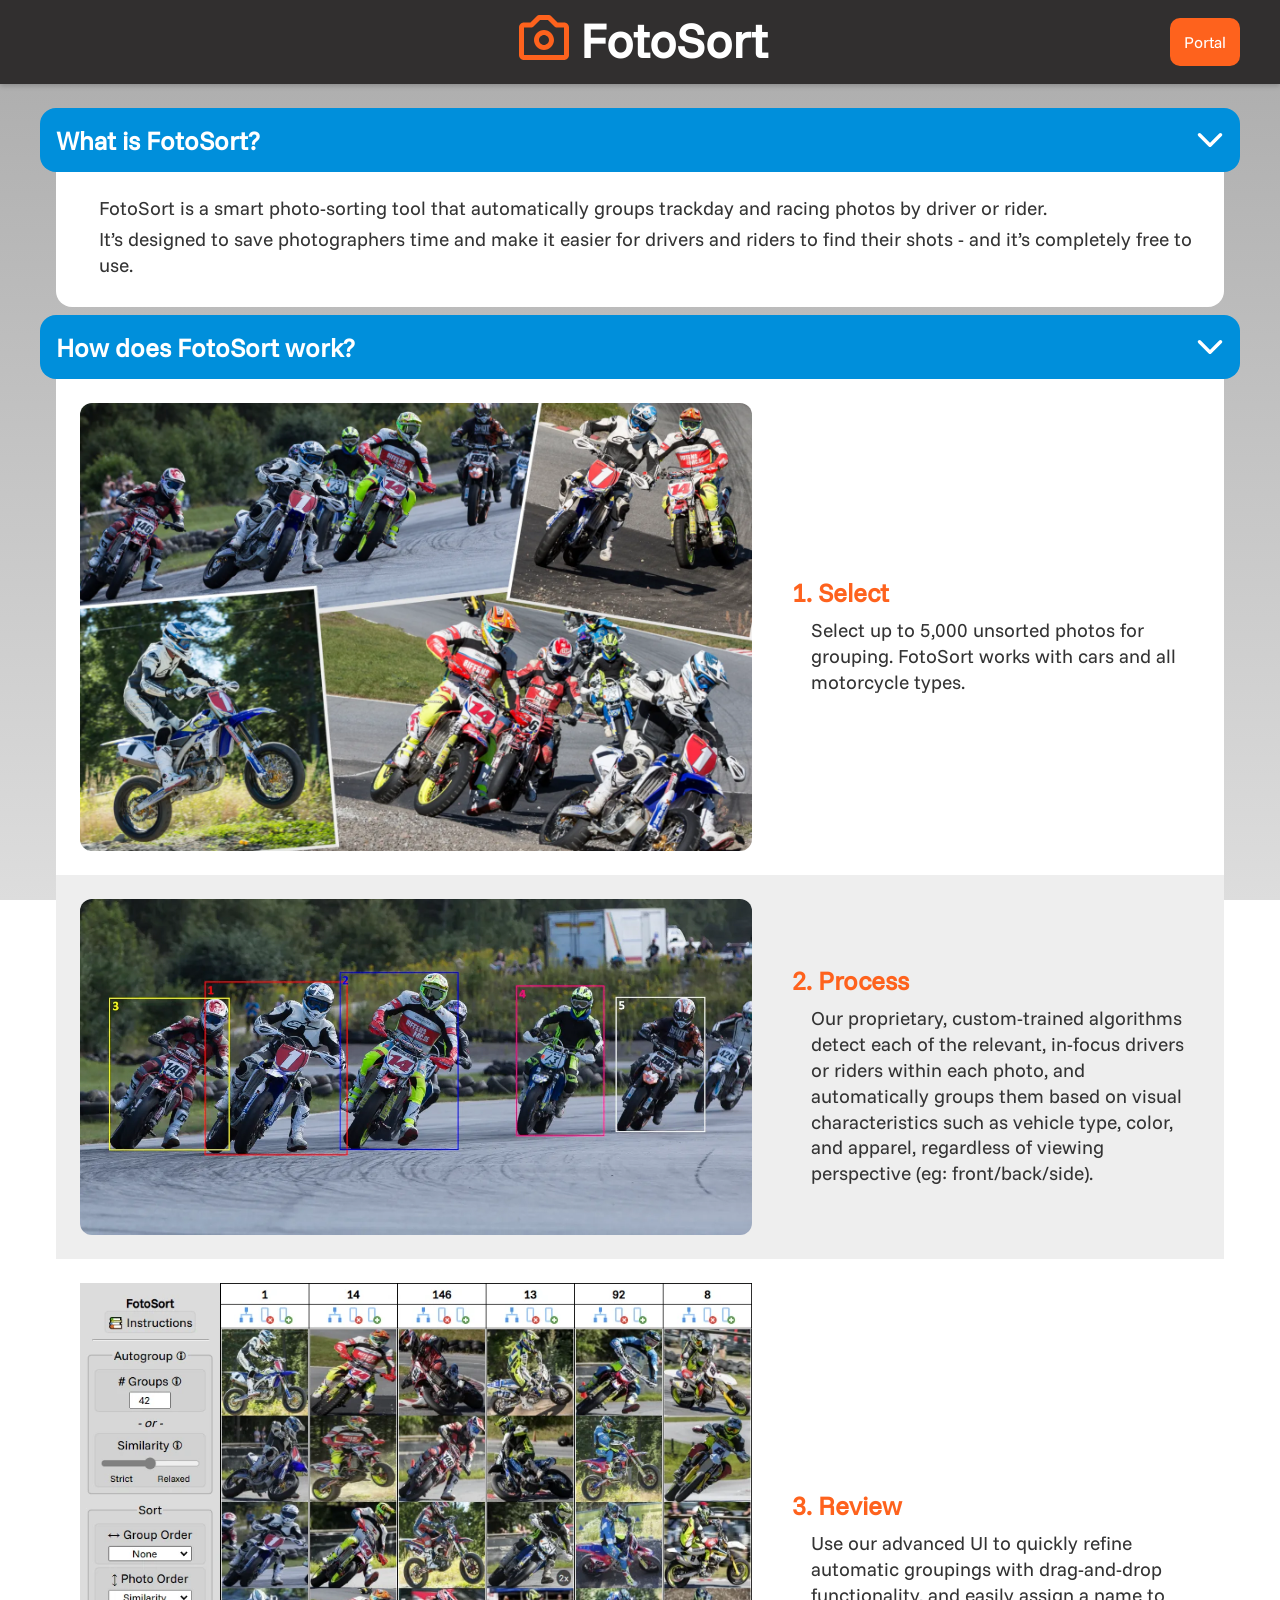
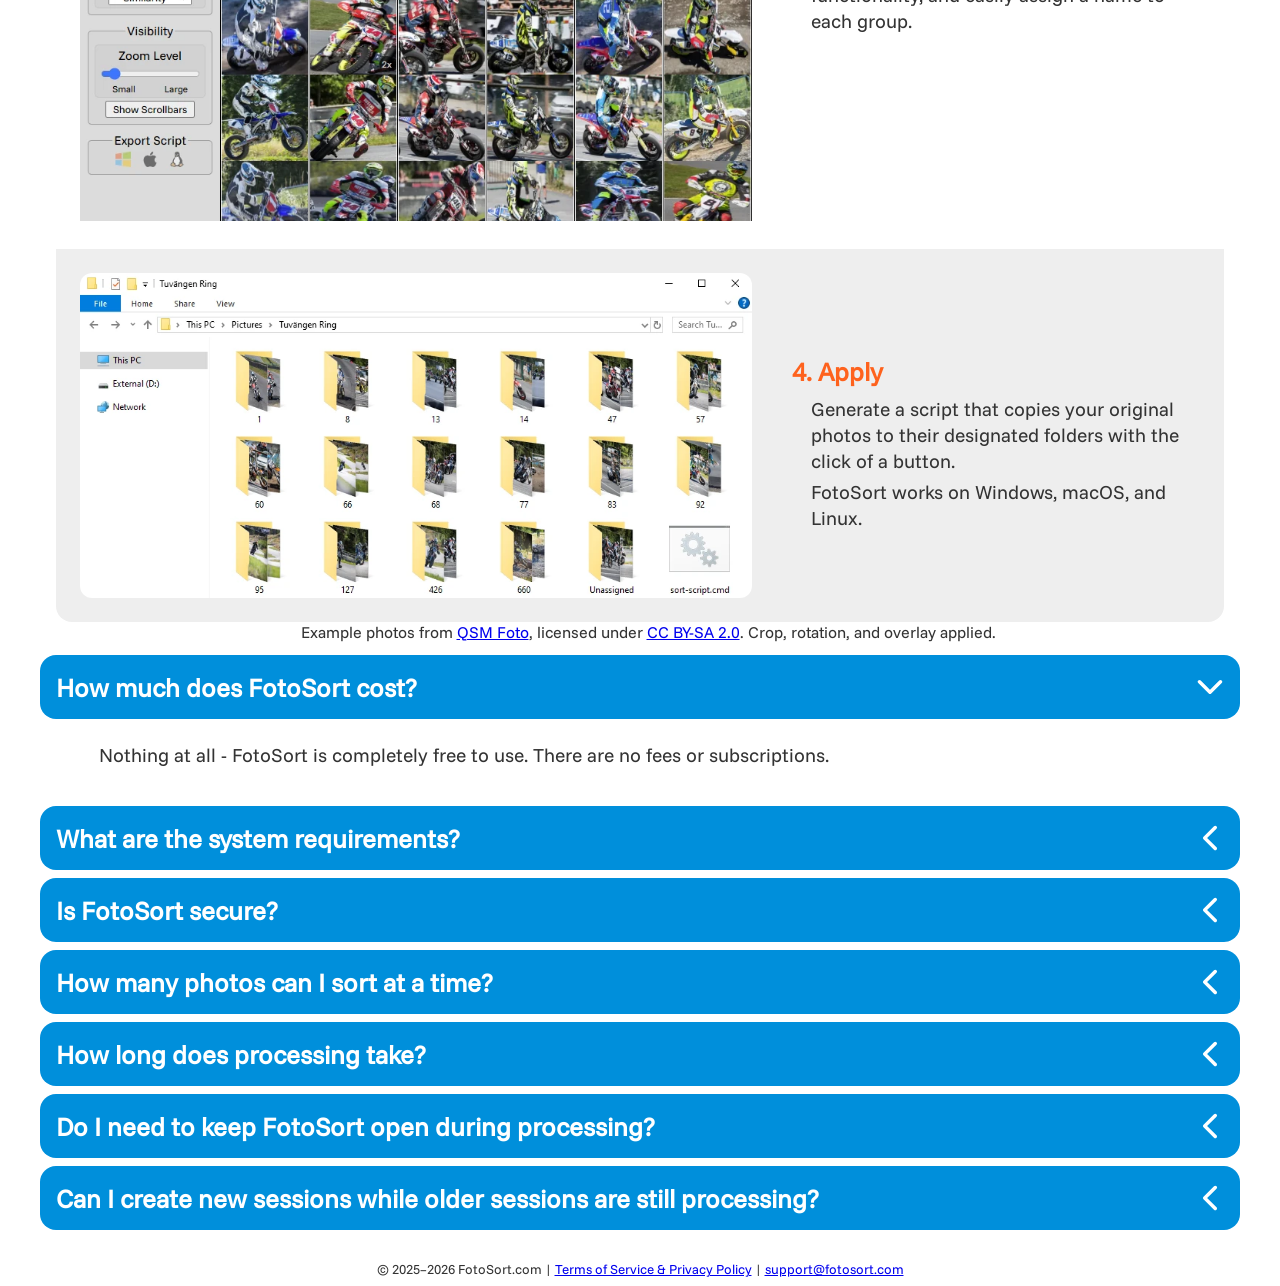
<file: index.html>
<!doctype html>
<html lang="en">

<head>
  <meta charset="utf-8">
  <meta name="viewport" content="width=device-width, initial-scale=1">
  <meta name="description" content="Frequently Asked Questions for FotoSort">
  <title>FotoSort - Car and Motorcycle Photo Sorter</title>
  <link rel="icon" href="favicon.ico" type="image/x-icon">
  <script src="https://cdn.auth0.com/js/auth0-spa-js/2.0/auth0-spa-js.production.js"></script>
  <script src="auth.js"></script>

  <style>
    @font-face {
      font-family: "FunnelSans";
      src: url("fonts/FunnelSans-Regular.ttf");
    }

    * {
      font-family: "FunnelSans", sans-serif;
    }

    html {
      overflow-y: scroll;
    }

    body {
      margin: 0;
      color: #333;
      background-image: linear-gradient(to bottom, #AAA, #DDD);
      background-attachment: fixed;
    }

    main {
      padding: 100px 25px 20px 25px;
    }

    .container {
      max-width: 1200px;
      margin: auto;
    }

    p {
      margin-top: 0em;
      margin-bottom: 0.25em;
      margin-left: 1em;
      line-height: 1.35;
    }

    footer {
      margin: 8px;
      text-align: center;
    }

    header {
      position: fixed;
      width: 100%;
      background-color: #312F2F;
      padding: 10px 0;
      box-shadow: 0 2px 5px rgba(0, 0, 0, 0.2);
      z-index: 1000;
    }

    header .container {
      padding: 0 25px;
      display: flex;
      align-items: center;
    }

    .header-side {
      flex: 1;
      display: flex;
      align-items: center;
    }

    .header-side:last-child {
      justify-content: flex-end;
    }

    div.logo {
      flex: 0 0 auto;
      text-align: center;
    }

    div.logo a {
      color: white;
      font-size: 48px;
      display: inline-flex;
      align-items: center;
      text-decoration: none;
      gap: 6px;
    }

    button {
      padding: 14px;
      color: white;
      border: none;
      border-radius: 10px;
      cursor: pointer;
      font-size: 1rem;
      transition: 0.3s;
    }

    button.orange {
      background-color: #FE621D;
    }

    button.orange:hover {
      background-color: #E4581A;
    }

    .section {
      padding: 1.5rem;
      text-align: left;
    }

    .section.question {
      display: flex;
      align-items: center;
      justify-content: space-between;
      background-color: #008FDB;
      color: white;
      padding: 1rem;
      margin-top: 8px;
      cursor: pointer;
      transition: 0.2s ease-in-out;
      border-radius: 16px;
    }

    .section.answer:last-of-type {
      border-radius: 0 0 16px 16px;
    }

    .section.question:hover {
      background-color: #007FC4; 
    }

    .section.answer:nth-child(odd) {
      background-color: #FFF;
    }

    .section.answer:nth-child(even) {
      background-color: #EEE;
    }

    .section.question h2 {
      font-size: 1.6rem;
      margin: 0;
    }

    .section p {
      font-size: 1.2rem;
    }

    .section.with-image {
      display: flex;
      align-items: center;
      gap: 0 40px;  /* 0 when image vertical */
    }

    /* for single images */
    .section.with-image > img {
      width: 60%;
      border-radius: 12px;
    }

    /* for overlapped images */
    .section.with-image > .overlap {
      flex-shrink: 0;
      position: relative;
      width: 60%;
    }
    .section.with-image > .overlap > img {
      width: 100%;
    }
    .section.with-image > .overlap > img:last-child {
      position: absolute;
      left: 0;
    }

    .section.with-image h2 {
      color: #FE621D;
      font-size: 1.6rem;
      margin-bottom: 10px;
    }

    .collapsible {
      max-height: 0;
      overflow: hidden;
      margin: 0 16px 0 16px;
    }

    .collapsible.open {
      max-height: none;
    }

    @media (max-width: 800px) {
      .section.with-image {
        flex-direction: column;
        align-items: center;
      }

      .section.with-image img {
        width: 100%;
      }

      /* for overlapped images */
      .section.with-image > .overlap {
        width: 100%;
      }
    }

    .indicator {
      width: 28px;
      height: 28px;
      flex: 0 0 auto;
      background: url('data:image/svg+xml;utf8,<svg xmlns="http://www.w3.org/2000/svg" viewBox="0 0 16 16"><path stroke="white" stroke-width="1" fill-rule="evenodd" d="M4.646 1.646a.5.5 0 0 1 .708 0l6 6a.5.5 0 0 1 0 .708l-6 6a.5.5 0 0 1-.708-.708L10.293 8 4.646 2.354a.5.5 0 0 1 0-.708"/></svg>') no-repeat center;
      transform: rotate(180deg);
      transition: transform 0.3s ease;
    }

    .question.open .indicator {
      transform: rotate(90deg);
    }
  </style>
</head>

<body>
  <header>
    <div class="container">
      <div class="header-side" aria-hidden="true"></div>
      <div class="logo">
        <a href="/">
          <svg xmlns="http://www.w3.org/2000/svg" width="60" height="60" viewBox="0 0 24 24" fill="#FE621D">
            <path d="M12 8c-2.168 0-4 1.832-4 4s1.832 4 4 4 4-1.832 4-4-1.832-4-4-4zm0 6c-1.065 0-2-.935-2-2s.935-2 2-2 2 .935 2 2-.935 2-2 2z" />
            <path d="M20 5h-2.586l-2.707-2.707A.996.996 0 0 0 14 2h-4a.996.996 0 0 0-.707.293L6.586 5H4c-1.103 0-2 .897-2 2v11c0 1.103.897 2 2 2h16c1.103 0 2-.897 2-2V7c0-1.103-.897-2-2-2zM4 18V7h3c.266 0 .52-.105.707-.293L10.414 4h3.172l2.707 2.707A.996.996 0 0 0 17 7h3l.002 11H4z" />
          </svg>
          <strong>FotoSort</strong>
        </a>
      </div>
      <div class="header-side">
        <button id="login" class="orange">Portal</button>
      </div>
    </div>
  </header>

  <main class="container">
    <section class="qna">
      <div class="question section open" role="button" tabindex="0" aria-expanded="true">
        <h2>What is FotoSort?</h2>
      </div>
      <div class="collapsible open">
        <div class="answer section">
          <p>FotoSort is a smart photo-sorting tool that automatically groups trackday and racing photos by driver or rider.</p>
          <p>It’s designed to save photographers time and make it easier for drivers and riders to find their shots - and it’s completely free to use.</p>
        </div>
      </div>
    </section>

    <section class="qna">
      <div class="question section open" role="button" tabindex="0" aria-expanded="true">
        <h2>How does FotoSort work?</h2>
      </div>
      <div class="collapsible open">
        <div class="answer section with-image">
          <img src="images/step1.webp" alt="Collage of trackday photos">
          <div>
            <h2>1. Select</h2>
            <p>Select up to 5,000 unsorted photos for grouping. FotoSort works with cars and all motorcycle types.</p>
          </div>
        </div>

        <div class="answer section with-image">
          <img src="images/step2.webp" alt="Riders marked for grouping">
          <div>
            <h2>2. Process</h2>
            <p>Our proprietary, custom-trained algorithms detect each of the relevant, in-focus
              drivers or riders within each photo, and automatically groups them based on visual characteristics such as
              vehicle type, color, and apparel, regardless of viewing perspective (eg: front/back/side).</p>
          </div>
        </div>

        <div class="answer section with-image">
          <div class="overlap"><img src="images/step3-menu.webp" alt="FotoSort review controls"><img src="images/step3-groups.webp" alt="Photos grouped by rider"></div>
          <div>
            <h2>3. Review</h2>
            <p>Use our advanced UI to quickly refine automatic groupings with drag-and-drop functionality, and
              easily assign a name to each group.</p>
          </div>
        </div>

        <div class="answer section with-image">
          <img src="images/step4.webp" alt="Folders of sorted photos">
          <div>
            <h2>4. Apply</h2>
            <p>Generate a script that copies your original photos to their designated folders with the click of a button.</p>
            <p>FotoSort works on Windows, macOS, and Linux.</p>
          </div>
        </div>

        <span style="text-align: center; padding: 0;">
          <p>Example photos from <a href="https://www.flickr.com/photos/danne68/albums/72157659385957122/">QSM Foto</a>,
          licensed under <a href="https://creativecommons.org/licenses/by-sa/2.0/">CC BY-SA 2.0</a>. Crop, rotation,
          and overlay applied.</p>
        </span>
      </div>
    </section>

    <section class="qna">
      <div class="question section open" role="button" tabindex="0" aria-expanded="true">
        <h2>How much does FotoSort cost?</h2>
      </div>
      <div class="collapsible open">
        <div class="answer section">
          <p>Nothing at all - FotoSort is completely free to use. There are no fees or subscriptions.</p>
        </div>
      </div>
    </section>

    <section class="qna">
      <div class="question section" role="button" tabindex="0" aria-expanded="false">
        <h2>What are the system requirements?</h2>
      </div>
      <div class="collapsible" hidden>
        <div class="answer section">
          <p>FotoSort works on nearly every Windows, macOS, and Linux device, and <i>does not</i> require the installation of any software.</p>
          <p>We recommend using a modern browser (ex: Chrome, Safari, Firefox, etc) and a 2+ Mb/s internet connection for every 1,000 photos processed at a time.</p>
        </div>
      </div>
    </section>

    <section class="qna">
      <div class="question section" role="button" tabindex="0" aria-expanded="false">
        <h2>Is FotoSort secure?</h2>
      </div>
      <div class="collapsible" hidden>
        <div class="answer section">
          <p>Yes. All photos are encrypted and authentication is required to access them.</p>
          <p><u>We will never share or distribute your photos.</u></p>
          <p>Access to your account is protected using industry-standard authentication and encryption methods. Your login is securely handled by a trusted identity provider, and your session is protected using secure tokens. All communication with our servers is encrypted using HTTPS.</p>
          <p>We follow best practices in cloud security to ensure your photos remain private and protected at all times.</p>
        </div>
      </div>
    </section>

    <section class="qna">
      <div class="question section" role="button" tabindex="0" aria-expanded="false">
        <h2>How many photos can I sort at a time?</h2>
      </div>
      <div class="collapsible" hidden>
        <div class="answer section">
          <p>FotoSort can sort up to 5,000 photos at a time.</p>
          <p>FotoSort performs best when there are photos of each vehicle across several perspectives.</p>
        </div>
      </div>
    </section>

    <section class="qna">
      <div class="question section" role="button" tabindex="0" aria-expanded="false">
        <h2>How long does processing take?</h2>
      </div>
      <div class="collapsible" hidden>
        <div class="answer section">
          <p>Processing typically takes around 15 minutes for every 1,000 photos in a session.</p>
        </div>
      </div>
    </section>

    <section class="qna">
      <div class="question section" role="button" tabindex="0" aria-expanded="false">
        <h2>Do I need to keep FotoSort open during processing?</h2>
      </div>
      <div class="collapsible" hidden>
        <div class="answer section">
          <p>No. After creating a session, processing is done on our secure servers. You may close FotoSort and return at a later time.</p>
        </div>
      </div>
    </section>

    <section class="qna">
      <div class="question section" role="button" tabindex="0" aria-expanded="false">
        <h2>Can I create new sessions while older sessions are still processing?</h2>
      </div>
      <div class="collapsible" hidden>
        <div class="answer section">
          <p>Yes. New sessions can be created at any time, even when older sessions are still processing.</p>
          <p>Multiple sessions can also be created at the same time (in parallel) across multiple browser windows or devices.</p>
        </div>
      </div>
    </section>

  </main>

  <footer>
    <small>© 2025–2026 FotoSort.com | <a href="legal.html">Terms of Service & Privacy Policy</a> | <a href="mailto:support@fotosort.com">support@fotosort.com</a></small>
  </footer>
</body>

<script>
  const sections = document.querySelectorAll(".qna");
  sections.forEach((section) => {
    const question = section.querySelector(".question");
    const answer = section.querySelector(".collapsible");

    const isOpen = question.classList.contains("open");
    question.setAttribute("aria-expanded", String(isOpen));
    answer.hidden = !isOpen;

    const indicator = document.createElement("span");
    indicator.classList.add("indicator");
    indicator.setAttribute("aria-hidden", "true");
    question.appendChild(indicator);

    question.addEventListener("click", () => {
      const open = question.classList.toggle("open");
      answer.classList.toggle("open", open);
      question.setAttribute("aria-expanded", String(open));
      answer.hidden = !open;
    });

    question.addEventListener("keydown", (event) => {
      if (event.key !== "Enter" && event.key !== " ") return;
      event.preventDefault();
      question.click();
    });
  });

  const loginButton = document.getElementById("login");
  loginButton.addEventListener("click", async () => {
    loginButton.disabled = true;
    try {
      const client = await getAuth0Client();
      if (await client.isAuthenticated()) {
        window.location.assign("/console.html");
        return;
      }
      await client.loginWithRedirect();
    } catch (error) {
      console.error(error);
      loginButton.disabled = false;
      window.alert("Portal is unavailable. Please try again.");
    }
  });
</script>
</html>
</file>
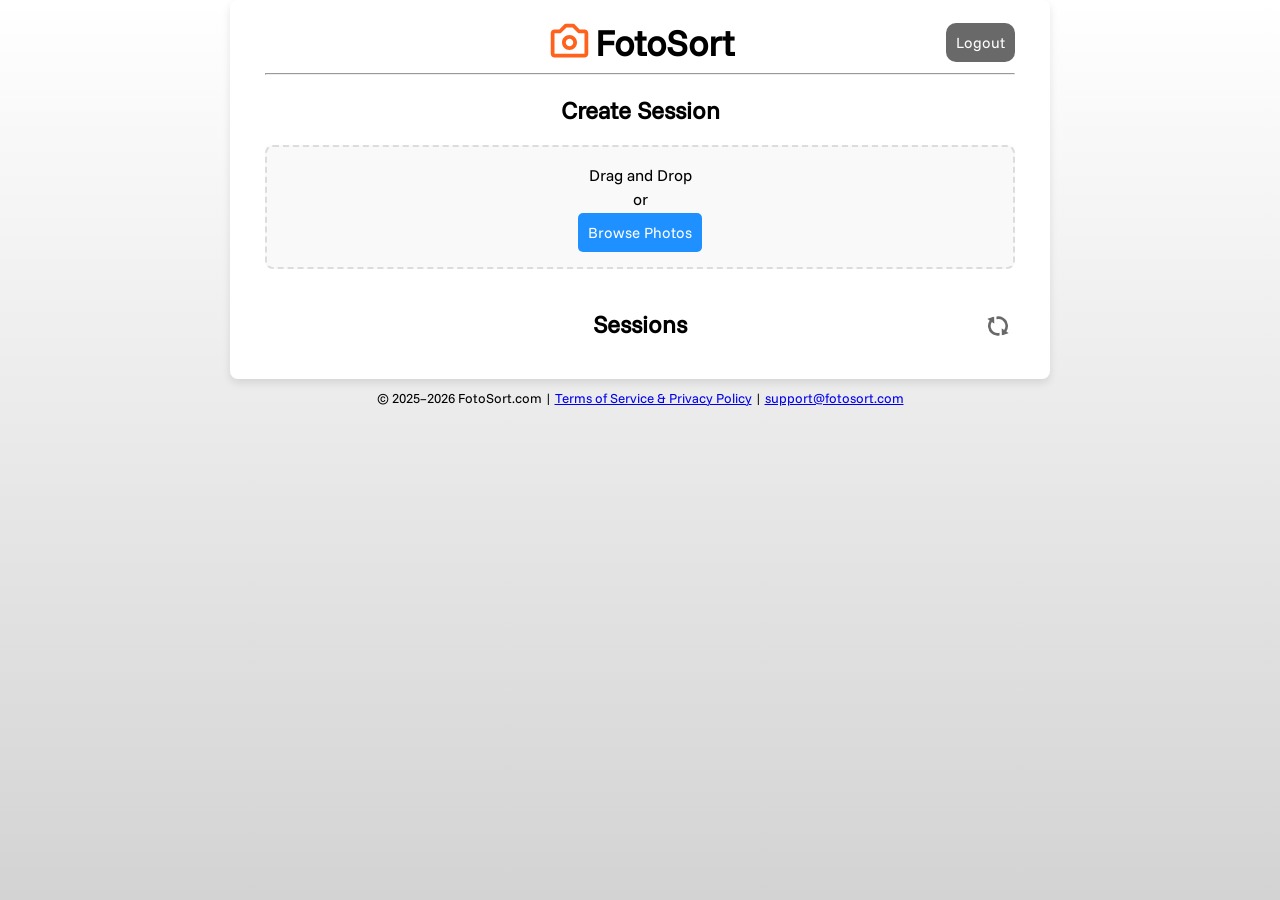
<file: console.html>
<!doctype html>
<html lang="en">
<head>
  <meta charset="utf-8">
  <meta name="viewport" content="width=device-width, initial-scale=1">
  <meta name="description" content="Organize and Sort Motorcycle Trackday Photos">
  <title>FotoSort - Console</title>
  <link rel="icon" href="favicon.ico" type="image/x-icon">
  <script src="https://cdn.auth0.com/js/auth0-spa-js/2.0/auth0-spa-js.production.js"></script>
  <script src="auth.js"></script>

  <style>
    @font-face {
      font-family: "FunnelSans";
      src: url("fonts/FunnelSans-Regular.ttf");
    }

    * {
      font-family: "FunnelSans", sans-serif;
    }

    html {
      overflow-y: scroll;
    }

    body {
      margin: 0;
      background-image: linear-gradient(to bottom, white, lightgray);
      background-attachment: fixed;
    }

    header {
      position: relative;
      display: flex;
      align-items: center;
    }

    main {
      max-width: 750px;
      margin: 0 auto;
      padding: 20px 35px;
      background-color: white;
      box-shadow: 0 4px 8px rgba(0, 0, 0, 0.1);
      border-radius: 8px;
    }
    footer {
      margin: 8px;
      text-align: center;
    }

    div.logo {
      flex: 1;
      display: flex;
      justify-content: center;
    }

    div.logo a {
      color: black;
      font-size: 36px;
      display: inline-flex;
      align-items: center;
      text-decoration: none;
      gap: 3px;
    }

    #logout {
      position: absolute;
      right: 0;
    }

    button.styled {
      padding: 10px;
      color: white;
      border: none;
      border-radius: 10px;
      cursor: pointer;
      font-size: 15px;
      transition: 0.3s;
    }
    button.styled:disabled {
      background-color: dimgray !important;
      cursor: not-allowed;
    }

    button.styled.blue {background-color: dodgerblue;}
    button.styled.blue:hover {background-color: #0077ea;}
    button.styled.red {background-color: #dc3545;}
    button.styled.red:hover {background-color: #a71d2a;}
    button.styled.green {background-color: #28a745;}
    button.styled.green:hover {background-color: green;}
    button.styled.orange {background-color: #FE621D;}
    button.styled.orange:hover {background-color: #E4581A;}

    button.unstyled {
      background: none;
      border: none;
      padding: 3px;
      cursor: pointer;
    }

    #upload-area {
      min-height: 120px;
      background-color: #f9f9f9;
      border: 2px dashed gainsboro;
      border-radius: 8px;
      display: flex;
      justify-content: center;
      align-items: center;
      text-align: center;
      transition: background-color 0.15s, border-color 0.15s;
    }
    #upload-area.drag-over {
      background-color: #e6f0ff;
      border-color: #0047ab;
      transition: background-color 0.45s, border-color 0.45s;
    }
    #upload-area.solid-border {
      border: 2px solid gainsboro;
    }
    #upload-area button {
      border-radius: 5px;
    }

    #browse-ui p {
      margin: 0.25rem;
    }

    #upload-ui {
      display: none;
      width: 100%;
      max-width: 500px;
      border-spacing: 8px;
      table-layout: fixed;
    }
    #upload-ui td:last-child {
      width: 7.5em;
    }

    #session-name-input {
      width: 80%;
      padding: 8px;
      border: 1px solid lightgray;
      border-radius: 5px;
      box-shadow: inset 0 1px 3px rgba(0, 0, 0, 0.1);
      font-size: 17px;
      text-align: center;
    }
    #session-name-input:focus {
      border-color: deepskyblue;
      outline: none;
      box-shadow: inset 0 1px 3px rgba(0, 0, 0, 0.1), 0 0 5px rgba(0, 123, 255, 0.33);
    }

    #upload-status-text {
      display: block;
      color: dimgray;
      font-size: 15px;
      line-height: 1.15;
      white-space: nowrap;
      overflow: hidden;
      text-overflow: ellipsis;
    }

    #upload-ui button {
      width: 100%;
    }

    #upload-ui label.notify-email {
      display: inline-flex;
      align-items: center;
      justify-content: center;
      gap: 6px;
      max-width: 100%;
      margin-top: 6px;
      font-size: 15px;
      line-height: 1.15;
      color: dimgray;
      cursor: pointer;
      user-select: none;
    }
    #upload-ui label.notify-email input {
      margin: 0;
      flex: 0 0 auto;
      accent-color: dodgerblue;
    }
    #upload-ui label.notify-email span {
      min-width: 0;
    }

    h1:has(#refresh-button) {
      position: relative;
    }

    #refresh-button {
      position: absolute;
      right: 0;
      padding: 7px;
      border-radius: 50%;
      display: inline-flex;
      align-items: center;
      justify-content: center;
      transition: background-color 0.3s ease, transform 0.2s ease;
    }
    #refresh-button:hover {
      background-color: rgba(30, 144, 255, 0.15);
      transform: scale(1.1);
    }
    #refresh-button:active {
      background-color: rgba(30, 144, 255, 0.3);
      transform: scale(1);
    }
    #refresh-button svg {
      fill: dodgerblue;
    }
    #refresh-button:disabled svg {
      fill: dimgray;
    }
    #refresh-button:disabled {
      cursor: default;
      animation: rotate 0.7s linear infinite;
      background-color: transparent;
    }
    @keyframes rotate {
      from {transform: rotate(0deg);}
      to {transform: rotate(360deg);}
    }

    table#session-table {
      width: 100%;
      text-align: center;
      font-size: 14px;
      border: 1px solid gainsboro;
      border-radius: 8px;
      border-spacing: 0;
      /* need border-spacing: 0 instead of border-collapse: collapse to display border radius*/
    }

    /* border radius fix */
    table#session-table tr th:first-of-type {border-top-left-radius: 6px;}
    table#session-table tr th:last-of-type {border-top-right-radius: 6px;}
    table#session-table tr:last-of-type td:first-of-type {border-bottom-left-radius: 6px;}
    table#session-table tr:last-of-type td:last-of-type {border-bottom-right-radius: 6px;}

    #session-table th {
      background-color: #f3f3f3;
      color: #333;
      padding: 10px 0px;
      border-bottom: 1px solid #eee;
    }

    #session-table tr {
      transition: background-color 0.3s;
    }

    #session-table tr.clickable:hover {
      cursor: pointer;
      background-color: rgba(30, 144, 255, 0.1);
    }

    #session-table td {
      border-bottom: 1px solid #eee;
    }

    @media (max-width: 800px) {
      #session-table thead {
        display: none;
      }

      #session-table tr {
        display: block;
        margin-bottom: 12px;
        box-shadow: 0 2px 4px rgba(0, 0, 0, 0.1);
        border-radius: 8px;
      }

      #session-table td {
        display: flex;
        justify-content: space-between;
        padding: 12px;
        border: none;
      }

      #session-table td:before {
        content: attr(data-label);
        font-weight: bold;
        color: #666;
      }
    }

    .dropdown {
      position: relative;
      display: inline-block;
    }

    .dropdown-menu {
      list-style: none;
      margin: 0;
      padding: 0;
      position: absolute;
      top: -16px;
      right: -92px;
      background: #fff;
      border: 1px solid #ddd;
      border-radius: 5px;
      box-shadow: 0 4px 6px rgba(0, 0, 0, 0.1);
      display: none;
      z-index: 1000;
    }

    .dropdown-menu li {
      padding: 8px 16px;
    }

    .dropdown-menu li:hover {
      background-color: #f0f0f0;
    }

    .loading {
      cursor: progress !important;
    }

    .center {
      text-align: center;
    }

    #sorter-dialog {
      border: none;
      border-radius: 10px;
      padding: 0;
      box-shadow: 0 12px 40px rgba(0, 0, 0, 0.25);
      max-width: 260px;
      width: calc(100% - 32px);
    }
    #sorter-dialog::backdrop {
      background: rgba(0, 0, 0, 0.4);
    }
    #sorter-dialog form {
      margin: 0;
      padding: 16px 16px 14px;
      text-align: center;
    }
    #sorter-dialog h2 {
      margin: 0 0 4px;
      font-size: 18px;
    }
    #sorter-dialog p {
      margin: 0 0 12px;
      color: dimgray;
      font-size: 13px;
    }
    #sorter-dialog .sorter-actions {
      display: flex;
      flex-direction: column;
      gap: 8px;
      margin-bottom: 10px;
    }
    #sorter-dialog .sorter-actions button {
      width: 100%;
      padding: 8px;
      font-size: 14px;
    }
  </style>

  <script>
    function hideSessions() {
      refreshButtonElement.disabled = true;
      sessionTable.hidden = true;
      sessionInfoText.hidden = true;
    }

    function showSessions() {
      refreshButtonElement.disabled = false;
      sessionTable.hidden = false;
      sessionInfoText.hidden = false;
    }

    let sessionsAbort = null;

    function refreshSessions() {
      if (sessionsAbort) sessionsAbort.abort();
      const controller = new AbortController();
      sessionsAbort = controller;
      hideSessions();
      fetch("https://9jy8ljy0k0.execute-api.us-east-1.amazonaws.com/getSessions", {
        method: "GET",
        headers: {"Authorization": bearer},
        signal: controller.signal
      })
        .then(response => {
          if (response.ok) {
            return response.json();
          } else {
            sessionTable.innerHTML = "";
            throw new Error(response.status);
          }
        })
        .then(sessionsData => {
          if (sessionsAbort !== controller) return;
          updateSessionTable(sessionsData);
        })
        .catch(error => {
          if (error.name === "AbortError" || sessionsAbort !== controller) return;
          const statusCode = parseInt(error.message);
          if (statusCode == 401) {
            sessionInfoText.innerText = "Refresh Failed (Unauthorized)";
          } else if (statusCode == 403) {
            sessionInfoText.innerText = "Refresh Failed (Account Disabled)";
          } else {
            sessionInfoText.innerText = "Refresh Failed (Server Error)";
          }
        })
        .finally(() => {
          if (sessionsAbort !== controller) return;
          showSessions();
        });
    }

    function closeSessionMenus() {
      sessionTable.querySelectorAll(".dropdown-menu").forEach(menu => {
        menu.style.display = "none";
      });
    }

    let sessionMenuCloserBound = false;
    function bindSessionMenuCloser() {
      if (sessionMenuCloserBound) return;
      sessionMenuCloserBound = true;
      document.addEventListener("click", closeSessionMenus);
    }

    function updateSessionTable(sessionsData) {
      sessionTable.innerHTML = "";
      if (sessionsData.length == 0) {
        sessionTable.style.visibility = "hidden";
        sessionInfoText.textContent = "No Sessions Found";
        return;
      }
      sessionTable.style.visibility = "visible";  // req'd if table is populated from empty
      bindSessionMenuCloser();

      const currentTime = new Date();
      const currentTimeFormatted = currentTime.toLocaleString("en-US", {hour: "numeric", minute: "numeric", second: "numeric", hour12: true});
      sessionInfoText.textContent = `Last Refresh ${currentTimeFormatted}`;

      const tableHeader = sessionTable.appendChild(document.createElement("thead"));
      const tableHeaderRow = tableHeader.appendChild(document.createElement("tr"));
      const tableBody = sessionTable.appendChild(document.createElement("tbody"));
      ["Name", "Photos", "Created", "Status", ""].forEach(headerText => {
        const th = tableHeaderRow.appendChild(document.createElement("th"));
        th.textContent = headerText;
      });

      sessionsData.forEach(sessionData => {
        const newRow = tableBody.insertRow();
        const nameCell = newRow.insertCell();
        const numPhotosCell = newRow.insertCell();
        const createTimeCell = newRow.insertCell();
        const statusCell = newRow.insertCell();
        const optionsCell = newRow.insertCell();

        nameCell.setAttribute("data-label", "Name");
        numPhotosCell.setAttribute("data-label", "Photos");
        createTimeCell.setAttribute("data-label", "Created");
        statusCell.setAttribute("data-label", "Status");
        optionsCell.setAttribute("data-label", "Options");

        const sessionLabel = (sessionData["name"] || "").trim() || "<unnamed>";
        nameCell.textContent = sessionLabel;
        if (!(sessionData["name"] || "").trim()) nameCell.style.color = "dimgray";
        nameCell.title = sessionData["id"].slice(0, 8);
        numPhotosCell.innerText = sessionData["numPhotos"];
        if (sessionData["numCrops"]) {
          numPhotosCell.title = `Detections: ${sessionData["numCrops"]}`;
        }
        createTimeCell.innerText = new Date(sessionData["createTime"] + "Z").toLocaleString("en-US", {month: "short", day: "numeric"});
        createTimeCell.title = new Date(sessionData["createTime"] + "Z").toLocaleString("en-US");
        statusCell.textContent = sessionData["status"];
        if (statusCell.textContent === "Ready") {
          statusCell.style.color = "green";
        } else if (statusCell.textContent === "Failed" || statusCell.textContent === "Aborted") {
          statusCell.style.color = "red";
        }

        const optionsButtonContainer = optionsCell.appendChild(document.createElement("div"));
        const optionsButton = optionsButtonContainer.appendChild(document.createElement("button"));
        const optionsMenu = optionsButtonContainer.appendChild(document.createElement("ul"));
        const renameItem = optionsMenu.appendChild(document.createElement("li"));
        const deleteItem = optionsMenu.appendChild(document.createElement("li"));

        optionsButtonContainer.classList.add("dropdown");
        optionsButton.classList.add("unstyled");
        optionsButton.style = "font-size: 24px;";
        optionsButton.innerHTML = "⋮";
        optionsMenu.classList.add("dropdown-menu");
        renameItem.textContent = "Rename";
        deleteItem.textContent = "Delete";

        optionsCell.style.cursor = "default";  // nonclickable
        optionsCell.addEventListener("click", (event) => {
          event.stopPropagation();
        });
        if (sessionData["status"] === "Ready") {
          newRow.classList.add("clickable");
          newRow.addEventListener("click", () => {
            openSession(sessionData["id"]);
          });
        }

        optionsButton.addEventListener("click", (e) => {
          e.stopPropagation();
          const willOpen = optionsMenu.style.display !== "block";
          closeSessionMenus();
          if (willOpen) optionsMenu.style.display = "block";
        });

        renameItem.addEventListener("click", function() {
          optionsMenu.style.display = "none";
          const entered = prompt("New Session Name:", sessionData["name"]);
          if (entered == null) return;
          const newName = entered.trim().slice(0, 32);
          if (newName === (sessionData["name"] || "")) return;
          console.log(`Renaming session ${sessionData["id"]} to '${newName}'`);
          hideSessions();
          fetch(`https://9jy8ljy0k0.execute-api.us-east-1.amazonaws.com/modifySession`, 
            {method: "PATCH", headers: {"Authorization": bearer}, body: JSON.stringify({"sessionId": sessionData["id"], "action": "rename", "newName": newName})})
            .then(response => {if (response.ok) {refreshSessions();} else {throw new Error(response.status);}})
            .catch(error => {
              alert(`Rename Failed (Error ${error.message})`);
              showSessions();
            });
        });

        deleteItem.addEventListener("click", function() {
          optionsMenu.style.display = "none";
          const deleteSession = confirm(`Delete session '${sessionLabel}'?`);
          if (deleteSession) {
            console.log(`Deleting session ${sessionData["id"]}`);
            hideSessions();
            fetch(`https://9jy8ljy0k0.execute-api.us-east-1.amazonaws.com/modifySession`, 
              {method: "PATCH", headers: {"Authorization": bearer}, body: JSON.stringify({"sessionId": sessionData["id"], "action": "delete"})})
              .then(response => {if (response.ok) {refreshSessions();} else {throw new Error(response.status);}})
              .catch(error => {
                alert(`Delete Failed (Error ${error.message})`);
                showSessions();
              });
          }
        });
      });
    }

    const NOTIFY_EMAIL_PREF_KEY = "fotosort-notify-email";
    function getNotifyEmailPref() {
      const value = localStorage.getItem(NOTIFY_EMAIL_PREF_KEY);
      return value === null ? true : value === "true";
    }
    function setNotifyEmailPref(checked) {
      localStorage.setItem(NOTIFY_EMAIL_PREF_KEY, checked ? "true" : "false");
    }

    function showUploadOptions() {
      dragAndDropEnabled = false;
      uploadAreaElement.classList.add("solid-border");
      browseFilesUIElement.style.display = "none";
      uploadOptionsUIElement.style.display = "table";
      sessionNameInputElement.value = "";
      sessionNameInputElement.disabled = false;
      uploadStatusTextElement.textContent = `${selectedFiles.length} Photos Selected`;

      const minPhotos = 30;
      const canUpload = (selectedFiles.length >= minPhotos) && (selectedFiles.length <= maxPhotos);
      uploadButtonElement.disabled = !canUpload;
      notifyEmailInputElement.checked = getNotifyEmailPref();
      notifyEmailInputElement.disabled = !canUpload;
      notifyEmailLabel.style.display = canUpload ? "" : "none";
      if (!canUpload) {
        uploadStatusTextElement.innerText += (selectedFiles.length < minPhotos) ? ` (Minimum ${minPhotos})` : ` (Maximum ${maxPhotos})`;
      }
    }

    function showBrowseFiles() {
      dragAndDropEnabled = true;
      uploadAreaElement.classList.remove("solid-border");
      browseFilesUIElement.style.display = "block";
      uploadOptionsUIElement.style.display = "none";
    }

    function createQueue(maxPending) {
      const items = [];
      const takeWaiters = [];
      const pushWaiters = [];
      let closed = false;
      return {
        async push(item) {
          while (!closed && items.length >= maxPending) {
            await new Promise(resolve => pushWaiters.push(resolve));
          }
          if (closed) return;
          const waiter = takeWaiters.shift();
          if (waiter) waiter(item);
          else items.push(item);
        },
        close() {
          closed = true;
          while (takeWaiters.length) takeWaiters.shift()(null);
          while (pushWaiters.length) pushWaiters.shift()();
        },
        shift() {
          if (items.length) {
            const item = items.shift();
            const waiter = pushWaiters.shift();
            if (waiter) waiter();
            return Promise.resolve(item);
          }
          if (closed) return Promise.resolve(null);
          return new Promise(resolve => takeWaiters.push(resolve));
        }
      };
    }

    async function uploadFilesParallel(files, presignedPromise) {
      const resizeLimit = Math.min(8, files.length);  // decoded images in memory
      const uploadLimit = Math.min(16, files.length);  // in-flight requests per host
      const resizedQueue = createQueue(uploadLimit);
      let successCnt = 0;
      let nextIndex = 0;
      let stopResize = false;

      async function resizeWorker() {
        while (!stopResize && nextIndex < files.length) {
          const file = files[nextIndex++];
          try {
            const resized = await resizeImage(file);
            if (stopResize) return;
            await resizedQueue.push(resized);
          } catch (error) {
            if (!stopResize) console.error(`Skipping unreadable image '${file.name}'`);
          }
        }
      }

      // rejecting the session request stops resize and drops anything still queued
      const presignedTask = Promise.resolve(presignedPromise).then(data => data, error => {
        stopResize = true;
        resizedQueue.close();
        throw error;
      });

      async function uploadWorker() {
        const {url, fields} = await presignedTask;
        while (true) {
          const file = await resizedQueue.shift();
          if (!file) return;
          if (await uploadFile(file, url, fields)) {
            successCnt++;
            uploadStatusTextElement.innerText = `Uploaded ${Math.min(99, (100 * successCnt / files.length)).toFixed(0)}%`;
          }
        }
      }

      const resizeTask = Promise.all(Array.from({length: resizeLimit}, () => resizeWorker()));
      const uploadsDone = Promise.all(Array.from({length: uploadLimit}, () => uploadWorker()));
      try {
        await presignedTask;
        await resizeTask;
      } finally {
        stopResize = true;
        resizedQueue.close();
        await resizeTask;
        await uploadsDone;
      }
      console.log(`Uploaded ${successCnt}/${files.length} images`);
      return successCnt;
    }

    async function uploadFile(file, uploadURL, uploadFields, maxAttempts = 3) {
      for (let attemptCnt = 1; attemptCnt <= maxAttempts; attemptCnt++) {
        try {
          const postBody = new FormData();
          for (const key in uploadFields) {
            postBody.append(key, uploadFields[key]);
          }
          postBody.append("file", file);
          const response = await fetch(uploadURL, {method: "POST", body: postBody});
          if (response.ok) {
            console.log(`Uploaded '${file.name}' (${(file.size / 1024 / 1024).toFixed(2)} MB)`)
            return true;
          } else {
            throw new Error(response.status);
          }
        } catch (error) {
          let errorMessage = `Upload '${file.name}' (${(file.size / 1024 / 1024).toFixed(2)} MB) failed with error ${error} (attempt ${attemptCnt}/${maxAttempts})`
          if (attemptCnt < maxAttempts) {
            const backoffTime = Math.pow(2, attemptCnt) * 1000;  // exponential backoff (2,4,8,..)
            console.warn(errorMessage + ` - Retrying after ${backoffTime} ms`);
            await new Promise(resolve => setTimeout(resolve, backoffTime));
          } else {
            console.error(errorMessage);
            return false;  // out of attempts
          }
        }
      }
    }

    async function resizeImage(file, targetDim = 1920, quality = 0.8) {
      // "from-image" applies EXIF orientation, matching the previous Image() path
      const bitmap = await createImageBitmap(file, {imageOrientation: "from-image"});
      const origWidth = bitmap.width;
      const origHeight = bitmap.height;
      const maxDim = origWidth > origHeight ? origWidth : origHeight;

      let newWidth = origWidth;
      let newHeight = origHeight;
      if (maxDim > targetDim) {
        const scaleRatio = targetDim / maxDim;
        newWidth = Math.round(newWidth * scaleRatio);
        newHeight = Math.round(newHeight * scaleRatio);
      }

      const canvas = document.createElement("canvas");
      canvas.width = newWidth;
      canvas.height = newHeight;
      const ctx = canvas.getContext("2d");
      try {
        ctx.drawImage(bitmap, 0, 0, newWidth, newHeight);
      } finally {
        bitmap.close();
      }

      const blob = await new Promise((resolve, reject) => {
        canvas.toBlob(blob => blob ? resolve(blob) : reject(new Error()), "image/webp", quality);
      });
      // persist original file extension (.jpeg, .jpg, .JPG, etc)
      const newFile = new File([blob], file.name + ".webp", {type: "image/webp"});
      console.log(`Resized '${file.name}' from ${origWidth}x${origHeight} to ${newWidth}x${newHeight} (${(file.size / 1024 / 1024).toFixed(2)} MB to ${(newFile.size / 1024 / 1024).toFixed(2)} MB)`)
      return newFile;
    }

    function filterInputFiles(files) {  // only allow jpg/jpeg
      return Array.from(files).filter(file => {
        const filename = file.name.toLowerCase();
        return filename.endsWith(".jpg") || filename.endsWith(".jpeg");
      });
    }

    function warnBeforeUnload(event) {  // default browser warning before leaving page
      event.preventDefault();
      event.returnValue = "";
    }
  </script>
</head>

<body>
  <main>
    <header>
      <div class="logo">
        <a href="/">
          <svg xmlns="http://www.w3.org/2000/svg" width="45" height="45" viewBox="0 0 24 24" fill="#FE621D">
            <path d="M12 8c-2.168 0-4 1.832-4 4s1.832 4 4 4 4-1.832 4-4-1.832-4-4-4zm0 6c-1.065 0-2-.935-2-2s.935-2 2-2 2 .935 2 2-.935 2-2 2z"/>
            <path d="M20 5h-2.586l-2.707-2.707A.996.996 0 0 0 14 2h-4a.996.996 0 0 0-.707.293L6.586 5H4c-1.103 0-2 .897-2 2v11c0 1.103.897 2 2 2h16c1.103 0 2-.897 2-2V7c0-1.103-.897-2-2-2zM4 18V7h3c.266 0 .52-.105.707-.293L10.414 4h3.172l2.707 2.707A.996.996 0 0 0 17 7h3l.002 11H4z"/>
          </svg>
          <strong>FotoSort</strong>
        </a>
      </div>
      <button id="logout" class="styled orange" disabled>Logout</button>
    </header>

    <hr>

    <div id="console-content" class="center">
      <section>
        <h1>Create Session</h1>
        <div id="upload-area">
          <div id="browse-ui">
            <p>Drag and Drop</p>
            <p>or</p>
            <button id="select-photos-button" class="styled blue">Browse Photos</button>
          </div>
          <table id="upload-ui">
            <tr>
              <td><input id="session-name-input" type="text" placeholder="Session Name" autocomplete="off" maxlength="32"/></td>
              <td><button id="upload-button" class="styled green">Upload</button></td>
            </tr>
            <tr>
              <td>
                <span id="upload-status-text"></span>
                <label class="notify-email">
                  <input id="notify-email-input" type="checkbox" checked>
                  <span>Email on Completion</span>
                </label>
              </td>
              <td><button id="reset-button" class="styled red">Reset</button></td>
            </tr>
          </table>
        </div>
      </section>
      <br>
      <section>
        <h1>Sessions
          <button id="refresh-button" class="unstyled" title="Refresh Sessions" disabled>
            <svg xmlns="http://www.w3.org/2000/svg" xml:space="preserve" width="20px" height="20px" transform="rotate(-10)" viewBox="0 0 492.9 492.9"><path d="M123 374.2a173.2 173.2 0 0 1-8.3-249.1l45.3 45.4c2.5 2.5 7 .7 7.6-3L192.4 5.2a4 4 0 0 0-4.6-4.6L25.4 25.4c-3.7.6-5.5 5.1-3 7.6L68 78.5a239.4 239.4 0 0 0 22.8 354.7A238 238 0 0 0 244 484.3l10.2-66.7c-46.7 4-94.7-10.4-131.2-43.4zm302 40.1a239.4 239.4 0 0 0-23-354.7 238 238 0 0 0-153-51l-10.2 66.6A171.5 171.5 0 0 1 414 181.7a173.2 173.2 0 0 1-35.8 186l-45.4-45.4c-2.5-2.5-7-.7-7.6 3l-24.8 162.3a4 4 0 0 0 4.6 4.6l162.4-24.8c3.7-.6 5.4-5 3-7.6L425 414.3z"/></svg>
          </button>
        </h1>
        <table id="session-table" hidden></table>
        <div class="center"><small id="session-info" hidden></small></div>
      </section>
    </div>
  </main>

  <dialog id="sorter-dialog">
    <form method="dialog" id="sorter-form">
      <h2>Open session</h2>
      <p>Which sorter do you want to use?</p>
      <div class="sorter-actions">
        <button type="submit" value="studio" class="styled orange">Studio (new)</button>
        <button type="submit" value="sort" class="styled blue">Classic</button>
      </div>
    </form>
  </dialog>

  <footer>
    <small>© 2025–2026 FotoSort.com | <a href="legal.html">Terms of Service & Privacy Policy</a> | <a href="mailto:support@fotosort.com">support@fotosort.com</a></small>
  </footer>
</body>

<script>
  let auth0Client, bearer, maxPhotos;
  let selectedFiles = [];
  let dragAndDropEnabled = true;

  // header
  const logoutButton = document.getElementById("logout");

  // create session
  const uploadAreaElement = document.getElementById("upload-area");
  const selectPhotosButton = document.getElementById("select-photos-button");
  const browseFilesUIElement = document.getElementById("browse-ui");
  const uploadOptionsUIElement = document.getElementById("upload-ui");
  const sessionNameInputElement = document.getElementById("session-name-input");
  const notifyEmailInputElement = document.getElementById("notify-email-input");
  const notifyEmailLabel = notifyEmailInputElement.closest("label");
  const uploadStatusTextElement = document.getElementById("upload-status-text");
  const uploadButtonElement = document.getElementById("upload-button");
  const resetButton = document.getElementById("reset-button");
  
  // list sessions
  const refreshButtonElement = document.getElementById("refresh-button");
  const sessionTable = document.getElementById("session-table");
  const sessionInfoText = document.getElementById("session-info");

  notifyEmailInputElement.checked = getNotifyEmailPref();
  notifyEmailInputElement.addEventListener("change", () => {
    setNotifyEmailPref(notifyEmailInputElement.checked);
  });

  const SORTERS = {studio: "studio.html", sort: "sort.html"};
  const sorterDialog = document.getElementById("sorter-dialog");
  const sorterForm = document.getElementById("sorter-form");
  let pendingSessionId = null;

  function openSorter(sessionId, sorter) {
    const page = SORTERS[sorter];
    if (!page) return;
    window.open(`${page}?sessionId=${encodeURIComponent(sessionId)}`, "_blank");
  }

  function openSession(sessionId) {
    pendingSessionId = sessionId;
    sorterDialog.showModal();
  }

  sorterForm.addEventListener("submit", (event) => {
    const sorter = event.submitter && event.submitter.value;
    const sessionId = pendingSessionId;
    pendingSessionId = null;
    if (!sessionId || !SORTERS[sorter]) return;
    openSorter(sessionId, sorter);
  });

  sorterDialog.addEventListener("cancel", () => {
    pendingSessionId = null;
  });

  sorterDialog.addEventListener("click", (event) => {
    if (event.target !== sorterDialog) return;
    pendingSessionId = null;
    sorterDialog.close();
  });

  refreshButtonElement.addEventListener("click", function () {
    refreshSessions();
  });

  uploadAreaElement.addEventListener("dragover", (e) => {
    if (dragAndDropEnabled) {
      e.preventDefault();
      uploadAreaElement.classList.add("drag-over");
    }
  });

  uploadAreaElement.addEventListener("dragleave", () => {
    uploadAreaElement.classList.remove("drag-over");
  });

  uploadAreaElement.addEventListener("drop", (e) => {
    if (dragAndDropEnabled) {
      e.preventDefault();
      uploadAreaElement.classList.remove("drag-over");
      selectedFiles = filterInputFiles(e.dataTransfer.files);
      showUploadOptions();
    }
  });

  selectPhotosButton.addEventListener("click", () => {
    const fileInput = Object.assign(document.createElement("input"), {type: "file", multiple: true, accept: "image/jpeg"});
    fileInput.addEventListener("change", () => {
      selectedFiles = filterInputFiles(fileInput.files);
      showUploadOptions();
    });
    fileInput.click();
  });

  resetButton.addEventListener("click", () => {
    selectedFiles = [];
    showBrowseFiles();
  });

  uploadButtonElement.addEventListener("click", async function (e) {
    e.preventDefault();

    // disable modifying elements
    uploadButtonElement.disabled = true;
    sessionNameInputElement.disabled = true;
    notifyEmailInputElement.disabled = true;
    notifyEmailLabel.style.display = "none";
    resetButton.disabled = true;
    document.body.classList.add("loading");
    window.addEventListener("beforeunload", warnBeforeUnload);

    try {
      console.log("Requesting upload URL");
      uploadStatusTextElement.innerText = "Starting Upload";
      const presignedPromise = (async () => {
        const presignedURLResponse = await fetch(
          "https://9jy8ljy0k0.execute-api.us-east-1.amazonaws.com/createSession",
          {method: "POST", headers: {"Authorization": bearer}}
        );
        if (!presignedURLResponse.ok) {
          console.error(`Unable to retrieve upload URL (error code ${presignedURLResponse.status})`);
          throw new Error(presignedURLResponse.status);
        }
        return presignedURLResponse.json();
      })();

      console.log(`Starting upload of ${selectedFiles.length} photos`)
      const numUploaded = await uploadFilesParallel(selectedFiles, presignedPromise);
      const presignedURLData = await presignedPromise;
      const successFrac = numUploaded / selectedFiles.length;
      if (successFrac < 0.9)
        throw new Error(`Session creation aborted due to partial upload (${numUploaded}/${selectedFiles.length})`);

      console.log("Notifying server of upload completion");
      const notifyResponse = await fetch(
        "https://9jy8ljy0k0.execute-api.us-east-1.amazonaws.com/createSession",
        {method: "POST", headers: {"Authorization": bearer}, body: JSON.stringify({"sessionId": presignedURLData.sessionId, "sessionName": sessionNameInputElement.value, "notifyEmail": notifyEmailInputElement.checked})}
      )
      if (!notifyResponse.ok)
        throw new Error(`Unable to notify server of upload completion (error code ${notifyResponse.status})`);

      console.log("Server notified of upload completion");
      if (numUploaded == selectedFiles.length) {
        uploadStatusTextElement.innerText = "Session Created";
      } else {
        uploadStatusTextElement.innerText = `Session Created (${numUploaded}/${selectedFiles.length})`;
      }
      refreshSessions();

    } catch (error) {
      console.error(error);
      uploadStatusTextElement.innerText = "Upload Failed" + (error == "Error: 403" ? " - Account Disabled" : "");
      uploadButtonElement.disabled = false;
      sessionNameInputElement.disabled = false;
      notifyEmailInputElement.disabled = false;
      notifyEmailLabel.style.display = "";
    }

    // enable modifying elements
    resetButton.disabled = false;
    document.body.classList.remove("loading");
    window.removeEventListener("beforeunload", warnBeforeUnload);
  });

  async function getAuth0Token() {
    auth0Client = await getAuth0Client();

    const query = window.location.search;
    if (query.includes("code=") && query.includes("state=")) {
      const result = await auth0Client.handleRedirectCallback();
      const returnTo = safeReturnTo(result && result.appState && result.appState.returnTo);
      if (returnTo && returnTo !== "/console.html") {
        window.location.replace(returnTo);
        return;
      }
      window.history.replaceState({}, document.title, "/console.html");
    }

    const isAuthenticated = await auth0Client.isAuthenticated();
    if (!isAuthenticated) {
      window.location.href = "/";
      return;
    }
    logoutButton.disabled = false;

    const token = await getAccessToken();
    bearer = `Bearer ${token}`;
    const tokenPayload = JSON.parse(atob(token.split('.')[1]));
    maxPhotos = tokenPayload["https://fotosort.com/photoLimit"];
  }

  (async () => {
    await getAuth0Token();
    refreshSessions();

    logoutButton.addEventListener("click", async () => {
      auth0Client.logout({logoutParams: {returnTo: window.location.origin}});
    });
  })();
</script>
</html>
</file>
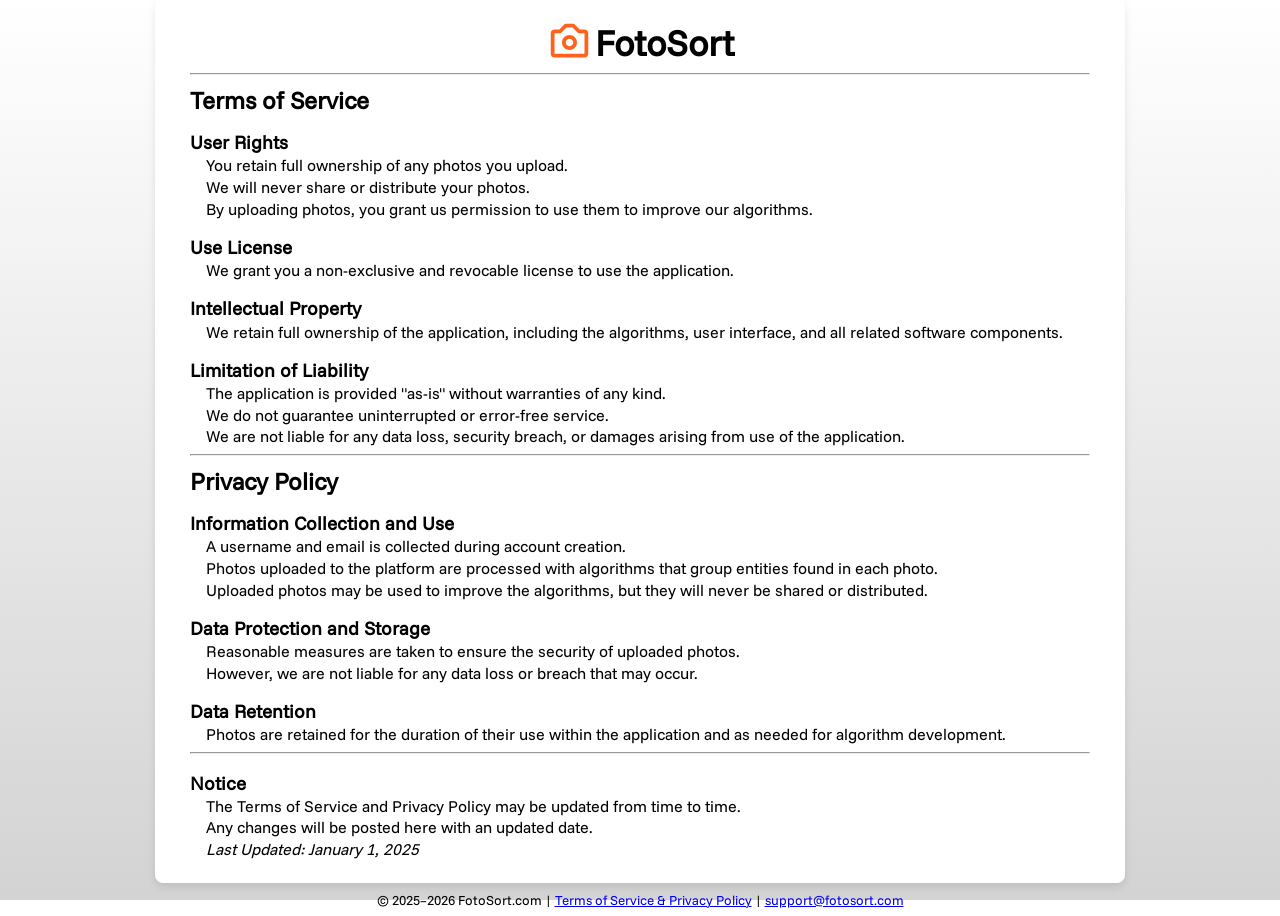
<file: legal.html>
<!doctype html>
<html lang="en">
<head>
  <meta charset="utf-8">
  <meta name="viewport" content="width=device-width, initial-scale=1">
  <meta name="description" content="Terms of Service & Privacy Policy for FotoSort">
  <title>FotoSort - Terms of Service & Privacy Policy</title>
  <link rel="icon" href="favicon.ico" type="image/x-icon">
  
  <style>
    @font-face {
      font-family: "FunnelSans";
      src: url("fonts/FunnelSans-Regular.ttf");
    }

    html {
      overflow-y: scroll;
    }

    body {
      font-family: "FunnelSans", sans-serif;
      line-height: 1.1;
      margin: 0;
      background-image: linear-gradient(to bottom, white, lightgray);
      background-attachment: fixed;
    }

    main {
      max-width: 900px;
      margin: 0 auto;
      padding: 20px 35px;
      background-color: white;
      box-shadow: 0 4px 8px rgba(0, 0, 0, 0.1);
      border-radius: 8px;
    }

    p {
      margin-top: 0em;
      margin-bottom: 0.25em;
      margin-left: 1em;
    }

    h1, h2 {
      margin-bottom: 0.25em;
    }

    h1 {
      margin-top: 0.5em;
    }

    h2 {
      margin-top: 1em;
      font-size: 1.17em;
    }

    footer {
      margin: 8px;
      text-align: center;
    }

    .logo-link {
      color: black;
      display: inline-flex;
      align-items: center;
      text-decoration: none;
      gap: 3px;
    }

    .logo {
      font-size: 36px;
      display: flex;
      justify-content: center;
    }
  </style>
</head>
 
<body>
  <main>
    <div class="logo">
      <a class="logo-link" href="/">
        <svg xmlns="http://www.w3.org/2000/svg" width="45" height="45" viewBox="0 0 24 24" fill="#FE621D">
          <path d="M12 8c-2.168 0-4 1.832-4 4s1.832 4 4 4 4-1.832 4-4-1.832-4-4-4zm0 6c-1.065 0-2-.935-2-2s.935-2 2-2 2 .935 2 2-.935 2-2 2z"/>
          <path d="M20 5h-2.586l-2.707-2.707A.996.996 0 0 0 14 2h-4a.996.996 0 0 0-.707.293L6.586 5H4c-1.103 0-2 .897-2 2v11c0 1.103.897 2 2 2h16c1.103 0 2-.897 2-2V7c0-1.103-.897-2-2-2zM4 18V7h3c.266 0 .52-.105.707-.293L10.414 4h3.172l2.707 2.707A.996.996 0 0 0 17 7h3l.002 11H4z"/>
        </svg>
        <strong>FotoSort</strong>
      </a>
    </div>

    <hr>
    
    <section>
      <h1>Terms of Service</h1>

      <h2>User Rights</h2>
      <p>You retain full ownership of any photos you upload.</p>
      <p>We will never share or distribute your photos.</p>
      <p>By uploading photos, you grant us permission to use them to improve our algorithms.</p>

      <h2>Use License</h2>
      <p>We grant you a non-exclusive and revocable license to use the application.</p>

      <h2>Intellectual Property</h2>
      <p>We retain full ownership of the application, including the algorithms, user interface, and all related software components.</p>

      <h2>Limitation of Liability</h2>
      <p>The application is provided "as-is" without warranties of any kind.</p>
      <p>We do not guarantee uninterrupted or error-free service.</p>
      <p>We are not liable for any data loss, security breach, or damages arising from use of the application.</p>
    </section>

    <hr>

    <section>
      <h1>Privacy Policy</h1>

      <h2>Information Collection and Use</h2>
      <p>A username and email is collected during account creation.</p>
      <p>Photos uploaded to the platform are processed with algorithms that group entities found in each photo.</p>
      <p>Uploaded photos may be used to improve the algorithms, but they will never be shared or distributed.</p>

      <h2>Data Protection and Storage</h2>
      <p>Reasonable measures are taken to ensure the security of uploaded photos.</p>
      <p>However, we are not liable for any data loss or breach that may occur.</p>

      <h2>Data Retention</h2>
      <p>Photos are retained for the duration of their use within the application and as needed for algorithm development.</p>
    </section>

    <hr>

    <section>
      <h2>Notice</h2>
      <p>The Terms of Service and Privacy Policy may be updated from time to time.</p>
      <p>Any changes will be posted here with an updated date.</p>
      <p><i>Last Updated: January 1, 2025</i></p>
    </section>
    
  </main>

  <footer>
    <small>© 2025–2026 FotoSort.com | <a href="legal.html">Terms of Service & Privacy Policy</a> | <a href="mailto:support@fotosort.com">support@fotosort.com</a></small>
  </footer>
</body>

</html>
</file>
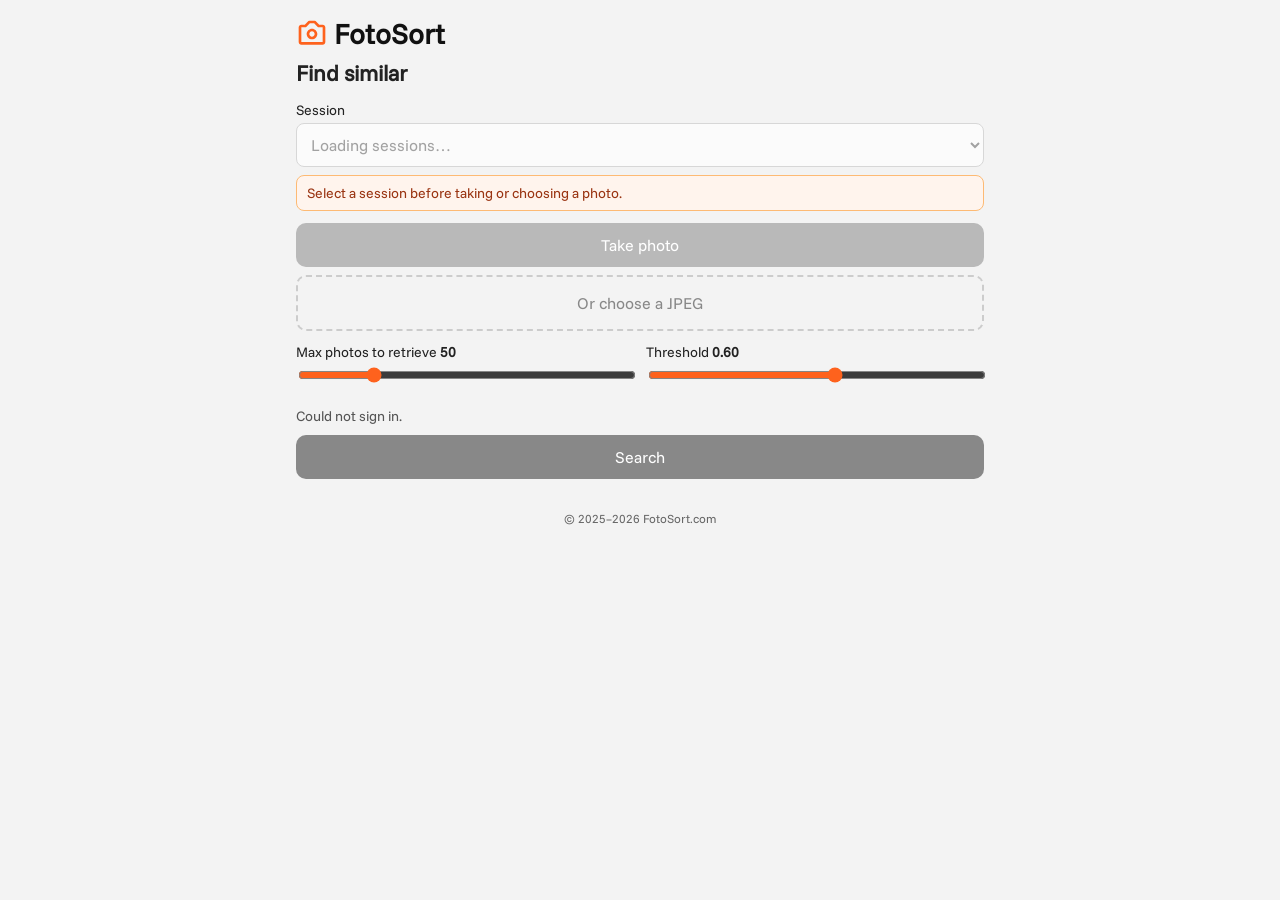
<file: search.html>
<!doctype html>
<!-- © 2025–2026 FotoSort.com -->
<html lang="en">
<head>
  <meta charset="utf-8">
  <meta name="viewport" content="width=device-width, initial-scale=1">
  <meta name="description" content="Find similar photos in a FotoSort session">
  <title>FotoSort - Search</title>
  <link rel="icon" href="favicon.ico" type="image/x-icon">
  <script src="https://cdn.auth0.com/js/auth0-spa-js/2.0/auth0-spa-js.production.js"></script>
  <script src="auth.js"></script>
  <style>
    @font-face {
      font-family: "FunnelSans";
      src: url("fonts/FunnelSans-Regular.ttf");
    }

    * { box-sizing: border-box; font-family: "FunnelSans", sans-serif; }

    body {
      margin: 0;
      color: #222;
      background: #f3f3f3;
    }

    main {
      max-width: 720px;
      margin: 0 auto;
      padding: 16px 16px 32px;
    }

    header {
      display: flex;
      align-items: center;
      justify-content: space-between;
      gap: 12px;
      margin-bottom: 8px;
    }

    .logo {
      color: #111;
      font-size: 28px;
      font-weight: 700;
      text-decoration: none;
      display: inline-flex;
      align-items: center;
      gap: 6px;
    }

    h1 { font-size: 22px; margin: 8px 0 14px; }

    label.field {
      display: block;
      font-size: 14px;
      margin: 0 0 12px;
    }

    select, button, input { font: inherit; }

    select {
      display: block;
      width: 100%;
      margin-top: 4px;
      padding: 10px;
      font-size: 16px;
      border: 1px solid #ccc;
      border-radius: 8px;
      background: #fff;
    }

    .cam {
      display: flex;
      align-items: center;
      justify-content: center;
      width: 100%;
      margin-bottom: 8px;
      padding: 12px;
      color: #fff;
      background: #FE621D;
      border-radius: 10px;
      font-size: 16px;
      cursor: pointer;
    }
    .cam input { display: none; }
    .cam.locked { background: #b9b9b9; cursor: not-allowed; }

    .drop {
      display: flex;
      align-items: center;
      justify-content: center;
      min-height: 56px;
      margin-bottom: 12px;
      padding: 12px;
      border: 2px dashed #ccc;
      border-radius: 10px;
      background: #fff;
      text-align: center;
      cursor: pointer;
    }
    .drop.over { border-color: #0047ab; background: #e6f0ff; }
    .drop.locked { color: #888; background: #f3f3f3; cursor: not-allowed; }
    .drop input { display: none; }

    .hint {
      margin: -4px 0 12px;
      padding: 8px 10px;
      color: #9a3412;
      background: #fff4ed;
      border: 1px solid #fdba74;
      border-radius: 8px;
      font-size: 14px;
    }

    .sliders {
      display: grid;
      grid-template-columns: 1fr 1fr;
      gap: 12px;
    }
    @media (max-width: 520px) {
      .sliders { grid-template-columns: 1fr; }
    }
    input[type="range"] {
      display: block;
      width: 100%;
      margin-top: 6px;
      accent-color: #FE621D;
    }
    .field b { font-weight: 700; }

    #search {
      width: 100%;
      padding: 12px;
      color: #fff;
      background: #FE621D;
      border: none;
      border-radius: 10px;
      font-size: 16px;
      cursor: pointer;
    }
    #search:disabled { background: #888; cursor: default; }

    #status-row {
      display: flex;
      align-items: center;
      gap: 8px;
      min-height: 1.3em;
      margin: 10px 0;
      color: #555;
      font-size: 14px;
    }
    .spinner {
      display: none;
      width: 16px;
      height: 16px;
      flex: none;
      border: 2px solid #ddd;
      border-top-color: #FE621D;
      border-radius: 50%;
      animation: spin 0.7s linear infinite;
    }
    #status-row.busy .spinner { display: block; }
    #status-row.error {
      color: #9f1239;
      background: #fff1f2;
      border: 1px solid #fda4af;
      border-radius: 8px;
      padding: 8px 10px;
    }
    @keyframes spin { to { transform: rotate(360deg); } }

    .stage {
      position: relative;
      display: none;
      width: fit-content;
      max-width: 100%;
      margin: 0 auto 12px;
      touch-action: none;
      user-select: none;
    }
    .stage.show { display: block; }
    .stage img {
      display: block;
      max-width: 100%;
      height: auto;
    }

    .box {
      position: absolute;
      border: 2px solid #FE621D;
      box-shadow: 0 0 0 1px #fff;
      cursor: move;
    }
    .handle {
      position: absolute;
      width: 18px;
      height: 18px;
      background: #FE621D;
      border: 2px solid #fff;
      border-radius: 3px;
    }
    .handle.nw { left: -9px; top: -9px; cursor: nwse-resize; }
    .handle.ne { right: -9px; top: -9px; cursor: nesw-resize; }
    .handle.sw { left: -9px; bottom: -9px; cursor: nesw-resize; }
    .handle.se { right: -9px; bottom: -9px; cursor: nwse-resize; }

    .matches {
      display: grid;
      grid-template-columns: repeat(auto-fill, minmax(140px, 1fr));
      gap: 10px;
      margin-top: 8px;
    }
    .matches figure {
      margin: 0;
      background: #fff;
      border-radius: 8px;
      overflow: hidden;
      cursor: pointer;
    }
    .matches img { display: block; width: 100%; height: auto; }
    .matches figcaption {
      padding: 6px 8px;
      font-size: 12px;
      color: #555;
    }

    footer {
      margin: 24px 0 8px;
      text-align: center;
      font-size: 12px;
      color: #666;
    }

    #viewer {
      border: none;
      padding: 0;
      margin: 0;
      width: 100%;
      height: 100%;
      max-width: none;
      max-height: none;
      overflow: hidden;
      background: #111;
      color: #fff;
    }
    #viewer::backdrop { background: #111; }
    #viewer[open] { display: flex; flex-direction: column; }
    .viewer-bar {
      display: flex;
      align-items: center;
      justify-content: space-between;
      gap: 12px;
      padding: 10px 12px;
      font-size: 14px;
    }
    #viewer-close {
      background: transparent;
      color: #fff;
      border: none;
      padding: 8px 4px;
      font-size: 16px;
      cursor: pointer;
    }
    .viewer-stage {
      position: relative;
      flex: 1;
      min-width: 0;
      min-height: 0;
      display: flex;
      align-items: center;
      justify-content: center;
      overflow: hidden;
      touch-action: none;
    }
    #viewer-img {
      max-width: 100%;
      max-height: 100%;
      min-width: 0;
      min-height: 0;
      width: auto;
      height: auto;
      object-fit: contain;
      user-select: none;
      -webkit-user-drag: none;
    }
    .nav {
      position: absolute;
      top: 50%;
      transform: translateY(-50%);
      width: 44px;
      height: 44px;
      border: none;
      border-radius: 50%;
      background: rgba(255, 255, 255, 0.18);
      color: #fff;
      font-size: 28px;
      line-height: 1;
      cursor: pointer;
    }
    .nav:disabled { opacity: 0.25; cursor: default; }
    .nav.prev { left: 8px; }
    .nav.next { right: 8px; }
  </style>
</head>
<body>
  <main>
    <header>
      <a class="logo" href="console.html">
        <svg xmlns="http://www.w3.org/2000/svg" width="32" height="32" viewBox="0 0 24 24" fill="#FE621D" aria-hidden="true">
          <path d="M12 8c-2.168 0-4 1.832-4 4s1.832 4 4 4 4-1.832 4-4-1.832-4-4-4zm0 6c-1.065 0-2-.935-2-2s.935-2 2-2 2 .935 2 2-.935 2-2 2z"/>
          <path d="M20 5h-2.586l-2.707-2.707A.996.996 0 0 0 14 2h-4a.996.996 0 0 0-.707.293L6.586 5H4c-1.103 0-2 .897-2 2v11c0 1.103.897 2 2 2h16c1.103 0 2-.897 2-2V7c0-1.103-.897-2-2-2zM4 18V7h3c.266 0 .52-.105.707-.293L10.414 4h3.172l2.707 2.707A.996.996 0 0 0 17 7h3l.002 11H4z"/>
        </svg>
        FotoSort
      </a>
    </header>
    <h1>Find similar</h1>

    <label class="field">Session
      <select id="session" disabled>
        <option value="">Loading sessions…</option>
      </select>
    </label>

    <p id="need-session" class="hint">Select a session before taking or choosing a photo.</p>
    <label class="cam locked" id="camera-label">
      <input id="camera" type="file" accept="image/jpeg" capture="environment" disabled>
      Take photo
    </label>
    <label class="drop locked" id="drop">
      <input id="file" type="file" accept="image/jpeg,.jpg,.jpeg" disabled>
      <span id="drop-label">Or choose a JPEG</span>
    </label>

    <div class="sliders">
      <label class="field">Max photos to retrieve <b id="k-value">50</b>
        <input id="k" type="range" min="10" max="200" step="10" value="50">
      </label>
      <label class="field">Threshold <b id="threshold-value">0.60</b>
        <input id="threshold" type="range" min="0.1" max="1" step="0.05" value="0.6" title="Maximum match distance. Lower keeps closer photos.">
      </label>
    </div>

    <div id="status-row">
      <span class="spinner" aria-hidden="true"></span>
      <div id="status"></div>
    </div>
    <div class="stage" id="stage">
      <img id="photo" alt="Uploaded photo">
      <div class="box" id="box" hidden>
        <span class="handle nw" data-handle="nw"></span>
        <span class="handle ne" data-handle="ne"></span>
        <span class="handle sw" data-handle="sw"></span>
        <span class="handle se" data-handle="se"></span>
      </div>
    </div>
    <button id="search" type="button" disabled>Search</button>
    <div class="matches" id="matches"></div>
    <footer>© 2025–2026 FotoSort.com</footer>
  </main>

  <dialog id="viewer">
    <div class="viewer-bar">
      <span id="viewer-caption"></span>
      <button id="viewer-close" type="button">Close</button>
    </div>
    <div class="viewer-stage" id="viewer-stage">
      <button class="nav prev" id="viewer-prev" type="button" aria-label="Previous">‹</button>
      <img id="viewer-img" alt="">
      <button class="nav next" id="viewer-next" type="button" aria-label="Next">›</button>
    </div>
  </dialog>

  <script>
    const API = "https://9jy8ljy0k0.execute-api.us-east-1.amazonaws.com";
    const MIN_BOX = 0.03;

    const sessionSelect = document.getElementById("session");
    const fileInput = document.getElementById("file");
    const cameraInput = document.getElementById("camera");
    const cameraLabel = document.getElementById("camera-label");
    const needSession = document.getElementById("need-session");
    const drop = document.getElementById("drop");
    const dropLabel = document.getElementById("drop-label");
    const statusRow = document.getElementById("status-row");
    const statusEl = document.getElementById("status");
    const kInput = document.getElementById("k");
    const kValue = document.getElementById("k-value");
    const thresholdInput = document.getElementById("threshold");
    const thresholdValue = document.getElementById("threshold-value");
    const stage = document.getElementById("stage");
    const photo = document.getElementById("photo");
    const boxEl = document.getElementById("box");
    const searchBtn = document.getElementById("search");
    const matchesEl = document.getElementById("matches");
    const viewer = document.getElementById("viewer");
    const viewerImg = document.getElementById("viewer-img");
    const viewerCaption = document.getElementById("viewer-caption");
    const viewerPrev = document.getElementById("viewer-prev");
    const viewerNext = document.getElementById("viewer-next");
    const viewerStage = document.getElementById("viewer-stage");

    let bearer = null;
    let imageFile = null;
    let imagePath = null;
    let previewUrl = null;
    let box = null;
    let submittedBox = null;
    let submittedK = null;
    let submittedThreshold = null;
    let hasResults = false;
    let busy = false;
    let drag = null;
    let currentMatches = [];
    let viewerIndex = 0;
    let swipe = null;

    function setStatus(text) {
      statusRow.classList.remove("error");
      statusEl.textContent = text;
    }

    function setError(err) {
      const message = err && err.message ? err.message : "";
      statusRow.classList.add("error");
      if (!message || message === "Failed to fetch") {
        statusEl.textContent = "Search failed. Check your connection and try again.";
      } else if (message.startsWith("Search failed")) {
        statusEl.textContent = message;
      } else {
        statusEl.textContent = `Search failed. ${message}`;
      }
    }

    function roundBox(value) {
      return value.map(n => Math.round(n * 10000) / 10000);
    }

    function boxesEqual(a, b) {
      if (!a || !b) return false;
      return a.every((n, i) => Math.abs(n - b[i]) < 0.0005);
    }

    function normalizeBox(x1, y1, x2, y2) {
      x1 = Math.min(1, Math.max(0, x1));
      y1 = Math.min(1, Math.max(0, y1));
      x2 = Math.min(1, Math.max(0, x2));
      y2 = Math.min(1, Math.max(0, y2));
      if (x2 < x1) [x1, x2] = [x2, x1];
      if (y2 < y1) [y1, y2] = [y2, y1];
      if (x2 - x1 < MIN_BOX) {
        if (x1 + MIN_BOX <= 1) x2 = x1 + MIN_BOX;
        else x1 = x2 - MIN_BOX;
      }
      if (y2 - y1 < MIN_BOX) {
        if (y1 + MIN_BOX <= 1) y2 = y1 + MIN_BOX;
        else y1 = y2 - MIN_BOX;
      }
      return [x1, y1, x2, y2];
    }

    function paintBox() {
      if (!box) return;
      const [x1, y1, x2, y2] = box;
      boxEl.style.left = (x1 * 100) + "%";
      boxEl.style.top = (y1 * 100) + "%";
      boxEl.style.width = ((x2 - x1) * 100) + "%";
      boxEl.style.height = ((y2 - y1) * 100) + "%";
    }

    function setBox(next) {
      box = normalizeBox(next[0], next[1], next[2], next[3]);
      paintBox();
      syncButton();
    }

    function selectedK() {
      return Number(kInput.value);
    }

    function selectedThreshold() {
      return Number(thresholdInput.value);
    }

    function syncSliderLabels() {
      kValue.textContent = String(selectedK());
      thresholdValue.textContent = selectedThreshold().toFixed(2);
    }

    function searchDirty() {
      if (!boxesEqual(box, submittedBox)) return true;
      return selectedK() !== submittedK || Math.abs(selectedThreshold() - submittedThreshold) > 0.001;
    }

    function syncButton() {
      const hasSession = Boolean(sessionSelect.value);
      const blockUpload = busy || !hasSession;
      cameraInput.disabled = blockUpload;
      fileInput.disabled = blockUpload;
      cameraLabel.classList.toggle("locked", !hasSession);
      drop.classList.toggle("locked", !hasSession);
      needSession.hidden = hasSession;
      const ready = hasSession && imageFile && !busy;
      if (!hasResults) {
        searchBtn.textContent = "Search";
        searchBtn.disabled = !ready;
      } else {
        searchBtn.textContent = "Search again";
        searchBtn.disabled = !ready || !searchDirty();
      }
    }

    function setBusy(next) {
      busy = next;
      statusRow.classList.toggle("busy", next);
      sessionSelect.disabled = next;
      kInput.disabled = next;
      thresholdInput.disabled = next;
      syncButton();
    }

    async function readBody(response) {
      const text = await response.text();
      if (!text) return null;
      try { return JSON.parse(text); } catch (err) { return null; }
    }

    async function api(path, options) {
      const response = await fetch(API + path, options);
      const data = await readBody(response);
      if (!response.ok) {
        const fallback = {
          401: "Unauthorized",
          403: "Not allowed",
          404: "Session not found",
          409: "Session is not ready",
          413: "Photo is too large",
          422: "Could not use that box",
          502: "Search failed"
        }[response.status] || `Request failed (${response.status})`;
        throw new Error((data && data.error) || fallback);
      }
      return data;
    }

    async function findSimilar(body) {
      return api("/findSimilar", {
        method: "POST",
        headers: {"Authorization": bearer},
        body: JSON.stringify(body)
      });
    }

    async function resizeImage(file, targetDim = 1920, quality = 0.8) {
      const bitmap = await createImageBitmap(file, {imageOrientation: "from-image"});
      const maxDim = Math.max(bitmap.width, bitmap.height);
      let width = bitmap.width;
      let height = bitmap.height;
      if (maxDim > targetDim) {
        const scale = targetDim / maxDim;
        width = Math.round(width * scale);
        height = Math.round(height * scale);
      }
      const canvas = document.createElement("canvas");
      canvas.width = width;
      canvas.height = height;
      const ctx = canvas.getContext("2d");
      try {
        ctx.drawImage(bitmap, 0, 0, width, height);
      } finally {
        bitmap.close();
      }
      const blob = await new Promise((resolve, reject) => {
        canvas.toBlob(result => result ? resolve(result) : reject(new Error("Could not resize photo")), "image/webp", quality);
      });
      return new File([blob], file.name + ".webp", {type: "image/webp"});
    }

    function isJpeg(file) {
      if (file.type === "image/jpeg") return true;
      const name = file.name.toLowerCase();
      return name.endsWith(".jpg") || name.endsWith(".jpeg");
    }

    function showPreview(file) {
      if (previewUrl) URL.revokeObjectURL(previewUrl);
      previewUrl = URL.createObjectURL(file);
      photo.src = previewUrl;
      stage.classList.add("show");
      boxEl.hidden = true;
      box = null;
      submittedBox = null;
      hasResults = false;
      imagePath = null;
      matchesEl.replaceChildren();
      currentMatches = [];
      closeViewer();
      syncButton();
    }

    async function useFile(file, autoSearch) {
      if (!file || !isJpeg(file)) {
        setStatus("Choose a JPEG photo.");
        return;
      }
      setBusy(true);
      setStatus("Preparing photo…");
      let searchNow = false;
      try {
        imageFile = await resizeImage(file);
        dropLabel.textContent = file.name || "Camera photo";
        showPreview(imageFile);
        searchNow = Boolean(autoSearch && sessionSelect.value);
        setStatus(searchNow ? "Photo ready." : autoSearch ? "Photo ready. Select a session to search." : "Photo ready.");
      } catch (err) {
        console.error(err);
        imageFile = null;
        setStatus("Could not read that photo.");
      } finally {
        setBusy(false);
      }
      if (searchNow) runSearch(false);
    }

    function closeViewer() {
      swipe = null;
      if (viewer.open) viewer.close();
      viewerImg.removeAttribute("src");
    }

    function showViewer(index) {
      if (!currentMatches.length || index < 0 || index >= currentMatches.length) return;
      viewerIndex = index;
      const match = currentMatches[viewerIndex];
      viewerImg.src = match.url;
      viewerImg.alt = match.imagePath || "Match";
      const distance = Number(match.distance);
      const place = `${viewerIndex + 1} / ${currentMatches.length}`;
      viewerCaption.textContent = Number.isFinite(distance) ? `${place} · ${distance.toFixed(3)}` : place;
      viewerPrev.disabled = viewerIndex === 0;
      viewerNext.disabled = viewerIndex === currentMatches.length - 1;
      if (!viewer.open) viewer.showModal();
    }

    function renderMatches(matches) {
      matchesEl.replaceChildren();
      currentMatches = matches.slice();
      if (!currentMatches.length) {
        setStatus("No matches.");
        return;
      }
      currentMatches.forEach((match, index) => {
        const figure = document.createElement("figure");
        const img = document.createElement("img");
        img.src = match.url;
        img.alt = match.imagePath || "Match";
        const caption = document.createElement("figcaption");
        const distance = Number(match.distance);
        caption.textContent = Number.isFinite(distance) ? distance.toFixed(3) : (match.imagePath || "");
        figure.append(img, caption);
        figure.addEventListener("click", () => showViewer(index));
        matchesEl.append(figure);
      });
      setStatus(currentMatches.length === 1 ? "1 match" : `${currentMatches.length} matches`);
    }

    function applyResult(data) {
      const returned = Array.isArray(data.queryBBox) && data.queryBBox.length === 4
        ? data.queryBBox.map(Number)
        : [0, 0, 1, 1];
      hasResults = true;
      submittedBox = returned.slice();
      submittedK = selectedK();
      submittedThreshold = selectedThreshold();
      boxEl.hidden = false;
      setBox(returned);
      renderMatches(data.matches || []);
      if (!data.queryBBox) setStatus(statusEl.textContent + " · no subject box, adjust and search again");
    }

    async function runSearch(withBox) {
      const sessionId = sessionSelect.value;
      if (!sessionId || !imageFile || busy) return;
      setBusy(true);
      closeViewer();
      matchesEl.replaceChildren();
      currentMatches = [];
      try {
        if (!imagePath) {
          setStatus("Requesting upload…");
          const init = await findSimilar({sessionId});
          setStatus("Uploading…");
          const postBody = new FormData();
          for (const key in init.upload.fields) postBody.append(key, init.upload.fields[key]);
          postBody.append("file", imageFile);
          const uploaded = await fetch(init.upload.url, {method: "POST", body: postBody});
          if (!uploaded.ok) throw new Error(`Upload failed (${uploaded.status})`);
          imagePath = init.imagePath;
        }
        setStatus("Searching…");
        const body = {sessionId, imagePath, topK: selectedK(), maxDistance: selectedThreshold()};
        if (withBox && box) body.queryBBox = roundBox(box);
        applyResult(await findSimilar(body));
      } catch (err) {
        console.error(err);
        setError(err);
        syncButton();
      } finally {
        setBusy(false);
      }
    }

    function clientToNorm(event) {
      const rect = stage.getBoundingClientRect();
      return [
        (event.clientX - rect.left) / rect.width,
        (event.clientY - rect.top) / rect.height
      ];
    }

    boxEl.addEventListener("pointerdown", (event) => {
      if (!box || busy) return;
      event.preventDefault();
      const [x, y] = clientToNorm(event);
      drag = {mode: event.target.dataset.handle || "move", x, y, box: box.slice()};
      boxEl.setPointerCapture(event.pointerId);
    });

    boxEl.addEventListener("pointermove", (event) => {
      if (!drag) return;
      const [x, y] = clientToNorm(event);
      const dx = x - drag.x;
      const dy = y - drag.y;
      let [x1, y1, x2, y2] = drag.box;
      if (drag.mode === "move") {
        const w = x2 - x1;
        const h = y2 - y1;
        x1 += dx;
        y1 += dy;
        x2 = x1 + w;
        y2 = y1 + h;
        if (x1 < 0) { x2 -= x1; x1 = 0; }
        if (y1 < 0) { y2 -= y1; y1 = 0; }
        if (x2 > 1) { x1 -= x2 - 1; x2 = 1; }
        if (y2 > 1) { y1 -= y2 - 1; y2 = 1; }
        setBox([x1, y1, x2, y2]);
      } else {
        if (drag.mode.includes("w")) x1 += dx;
        if (drag.mode.includes("e")) x2 += dx;
        if (drag.mode.includes("n")) y1 += dy;
        if (drag.mode.includes("s")) y2 += dy;
        setBox([x1, y1, x2, y2]);
      }
    });

    boxEl.addEventListener("pointerup", () => { drag = null; });
    boxEl.addEventListener("pointercancel", () => { drag = null; });

    sessionSelect.addEventListener("change", () => {
      hasResults = false;
      submittedBox = null;
      boxEl.hidden = true;
      matchesEl.replaceChildren();
      currentMatches = [];
      closeViewer();
      if (imageFile) setStatus("Photo ready.");
      syncButton();
    });

    kInput.addEventListener("input", () => {
      syncSliderLabels();
      syncButton();
    });
    thresholdInput.addEventListener("input", () => {
      syncSliderLabels();
      syncButton();
    });

    document.getElementById("viewer-close").addEventListener("click", closeViewer);
    viewerPrev.addEventListener("click", () => showViewer(viewerIndex - 1));
    viewerNext.addEventListener("click", () => showViewer(viewerIndex + 1));
    viewer.addEventListener("cancel", () => { swipe = null; });
    viewer.addEventListener("click", (event) => {
      if (event.target === viewer) closeViewer();
    });

    viewerStage.addEventListener("pointerdown", (event) => {
      if (event.target.closest("button")) return;
      swipe = {x: event.clientX, y: event.clientY};
      viewerStage.setPointerCapture(event.pointerId);
    });
    viewerStage.addEventListener("pointerup", (event) => {
      if (!swipe) return;
      const dx = event.clientX - swipe.x;
      const dy = event.clientY - swipe.y;
      swipe = null;
      if (Math.abs(dx) < 48 || Math.abs(dx) < Math.abs(dy)) return;
      showViewer(viewerIndex + (dx < 0 ? 1 : -1));
    });
    viewerStage.addEventListener("pointercancel", () => { swipe = null; });

    document.addEventListener("keydown", (event) => {
      if (!viewer.open) return;
      if (event.key === "ArrowLeft") showViewer(viewerIndex - 1);
      else if (event.key === "ArrowRight") showViewer(viewerIndex + 1);
    });

    fileInput.addEventListener("change", () => {
      const file = fileInput.files && fileInput.files[0];
      fileInput.value = "";
      if (file) useFile(file, false);
    });

    function blockWithoutSession(event) {
      if (sessionSelect.value) return;
      event.preventDefault();
      setStatus("Select a session first.");
    }

    cameraLabel.addEventListener("click", blockWithoutSession);
    drop.addEventListener("click", blockWithoutSession);

    cameraInput.addEventListener("change", () => {
      const file = cameraInput.files && cameraInput.files[0];
      cameraInput.value = "";
      if (file) useFile(file, true);
    });

    drop.addEventListener("dragover", (event) => {
      event.preventDefault();
      if (sessionSelect.value) drop.classList.add("over");
    });
    drop.addEventListener("dragleave", () => drop.classList.remove("over"));
    drop.addEventListener("drop", (event) => {
      event.preventDefault();
      drop.classList.remove("over");
      if (!sessionSelect.value) {
        setStatus("Select a session first.");
        return;
      }
      const file = event.dataTransfer.files && event.dataTransfer.files[0];
      if (file) useFile(file);
    });

    searchBtn.addEventListener("click", () => runSearch(hasResults));

    async function loadSessions() {
      const sessions = await api("/getSessions", {headers: {"Authorization": bearer}});
      const ready = (sessions || []).filter(session => session.status === "Ready");
      sessionSelect.replaceChildren();
      if (!ready.length) {
        sessionSelect.append(new Option("No ready sessions", ""));
        setStatus("No ready sessions.");
        return;
      }
      sessionSelect.append(new Option("Select a session", ""));
      for (const session of ready) {
        const name = (session.name || "").trim() || "<unnamed>";
        sessionSelect.append(new Option(`${name} (${session.numPhotos})`, session.id));
      }
      const preset = new URLSearchParams(location.search).get("sessionId");
      if (preset && ready.some(session => session.id === preset)) sessionSelect.value = preset;
      sessionSelect.disabled = false;
      syncButton();
    }

    (async () => {
      try {
        const client = await getAuth0Client();
        if (!(await client.isAuthenticated())) {
          location.href = "/";
          return;
        }
        bearer = `Bearer ${await getAccessToken()}`;
        await loadSessions();
      } catch (err) {
        console.error(err);
        setStatus("Could not sign in.");
      }
    })();
  </script>
</body>
</html>
</file>
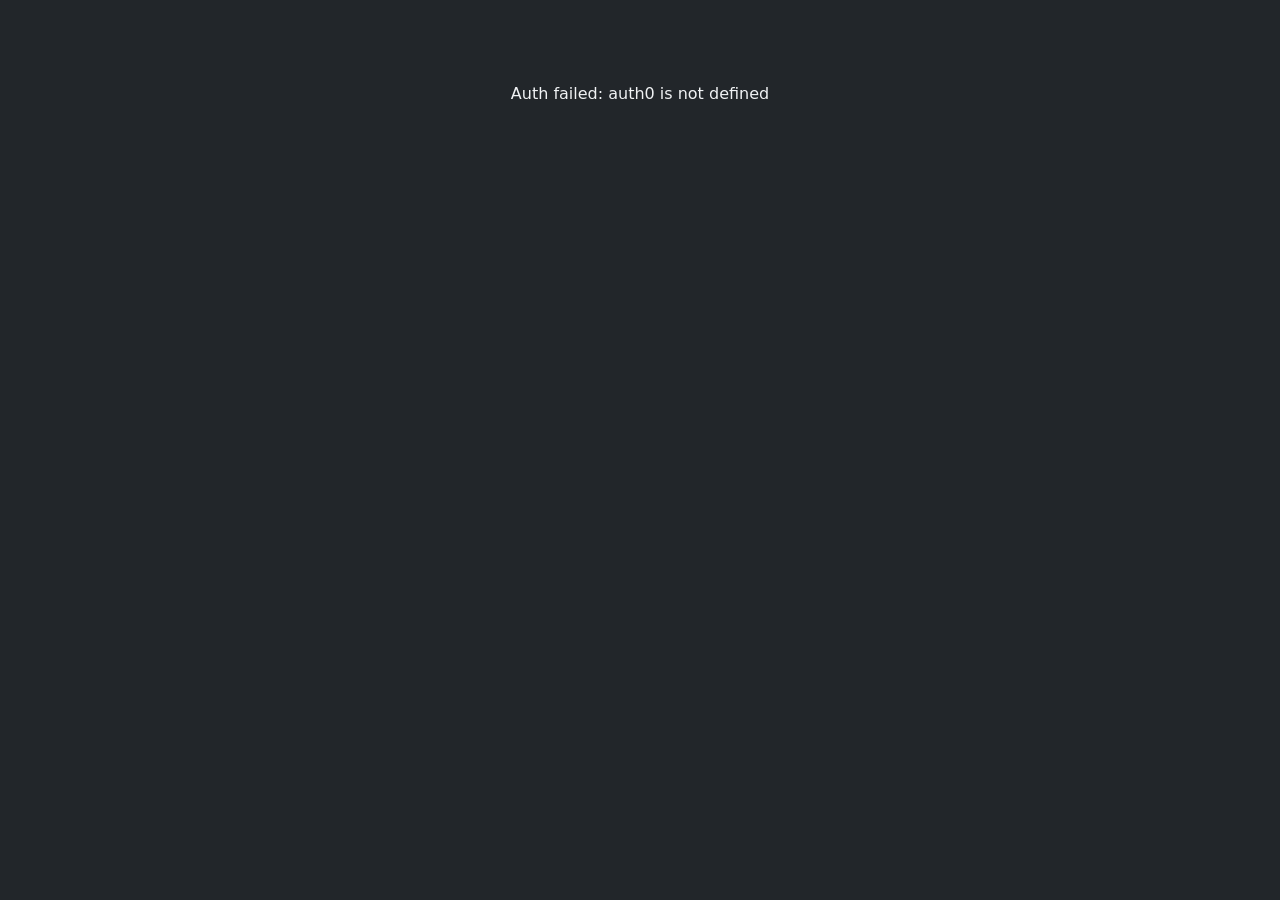
<file: site-admin.html>
<!doctype html>
<html lang="en">
<head>
  <meta charset="utf-8">
  <meta name="viewport" content="width=device-width, initial-scale=1">
  <meta name="robots" content="noindex,nofollow">
  <title>Site Admin</title>
  <script src="https://cdn.auth0.com/js/auth0-spa-js/2.0/auth0-spa-js.production.js"></script>
  <style>
    :root {
      --bg: #22262a;
      --panel: #2b3036;
      --line: #3c434b;
      --text: #f0f2f4;
      --muted: #a8b0b8;
      --accent: #3973ac;
      --ok: #2f8f5b;
      --err: #b85a4a;
      font-family: "Segoe UI", system-ui, sans-serif;
      color: var(--text);
      background: var(--bg);
    }
    * {box-sizing: border-box;}
    body {margin: 0; padding: 1.25rem 1.5rem 2rem;}
    a {color: var(--accent); text-decoration: none; cursor: pointer;}
    a:hover {text-decoration: underline;}
    h1, h2, h3 {margin: 0 0 0.6rem;}
    h1 {font-size: 1.35rem; font-weight: 650;}
    h2 {font-size: 1.05rem; font-weight: 650; color: var(--muted); text-transform: uppercase; letter-spacing: 0.04em;}
    .top {display: flex; align-items: baseline; justify-content: space-between; gap: 1rem; margin-bottom: 1rem;}
    .muted {color: var(--muted);}
    .flash {padding: 0.65rem 0.8rem; border-radius: 8px; margin-bottom: 1rem; background: var(--panel);}
    .flash.ok {border-left: 3px solid var(--ok);}
    .flash.err {border-left: 3px solid var(--err);}
    .error {padding: 0.75rem 0.9rem; border-radius: 8px; background: #3a2a28; color: #f0c4bc; margin-bottom: 1rem;}
    .card {background: var(--panel); border: 1px solid var(--line); border-radius: 10px; overflow: hidden;}
    .card-h {padding: 0.7rem 0.9rem; border-bottom: 1px solid var(--line); display: flex; justify-content: space-between; gap: 0.5rem; align-items: center;}
    .card-b {padding: 0.5rem 0;}
    table {width: 100%; border-collapse: collapse; font-size: 0.9rem;}
    th, td {padding: 0.45rem 0.9rem; text-align: left; border-bottom: 1px solid var(--line); vertical-align: top;}
    th {color: var(--muted); font-size: 0.72rem; letter-spacing: 0.05em; text-transform: uppercase;}
    tr:last-child td {border-bottom: 0;}
    .pill {display: inline-block; padding: 0.1rem 0.45rem; border-radius: 999px; background: #3a4450; color: var(--text); font-size: 0.75rem; font-weight: 650;}
    .pill.edit {background: #35506e;}
    .pill.delete {background: #6e3a35;}
    .pill.create {background: #355e48;}
    .pill.track {background: #355e48;}
    .pill.missing_event {background: #35506e;}
    .grid {display: grid; grid-template-columns: 1fr 1fr; gap: 1rem;}
    @media (max-width: 900px) {.grid {grid-template-columns: 1fr;}}
    .empty {padding: 1rem 0.9rem; color: var(--muted);}

    form.stack {display: flex; flex-direction: column; gap: 0.7rem; max-width: 42rem;}
    label.field {display: flex; flex-direction: column; gap: 0.25rem; font-size: 0.72rem; letter-spacing: 0.05em; text-transform: uppercase; color: var(--muted);}
    input, select, textarea {width: 100%; border: 1px solid var(--line); border-radius: 8px; background: #1c2024; color: var(--text); font: inherit; font-size: 0.92rem; padding: 0.45rem 0.6rem; letter-spacing: 0; text-transform: none;}
    textarea {min-height: 4rem; resize: vertical;}
    .actions {display: flex; gap: 0.5rem; flex-wrap: wrap; margin-top: 0.4rem;}
    button, .btn {border: 0; border-radius: 8px; padding: 0.45rem 0.85rem; font: inherit; font-size: 0.9rem; font-weight: 650; cursor: pointer;}
    .btn-accept {background: var(--accent); color: white;}
    .btn-reject {background: #5a3d3a; color: #f3d4cf;}
    .btn-ghost {background: transparent; color: var(--muted); border: 1px solid var(--line);}
    .diff {display: grid; grid-template-columns: 1fr 1fr; gap: 0.75rem; margin-bottom: 1rem;}
    @media (max-width: 700px) {.diff {grid-template-columns: 1fr;}}
    .diff .box, .snapshot {background: #1c2024; border: 1px solid var(--line); border-radius: 8px; padding: 0.7rem 0.8rem;}
    .diff h3, .snapshot h3 {font-size: 0.75rem; text-transform: uppercase; letter-spacing: 0.05em; color: var(--muted); margin-bottom: 0.45rem;}
    .kv {display: grid; grid-template-columns: 7.5rem 1fr; gap: 0.2rem 0.5rem; font-size: 0.88rem;}
    .kv span:nth-child(odd) {color: var(--muted);}
    .changed {color: #e7c27a;}
    .meta {font-size: 0.85rem; color: var(--muted); margin-bottom: 1rem;}
    .hidden {display: none !important;}
    code {font-size: 0.85em;}
    #denied, #loading {max-width: 32rem; margin: 4rem auto; text-align: center;}
  </style>
</head>
<body>
  <div id="loading">Signing in…</div>
  <div id="denied" class="hidden">
    <h1>Access denied</h1>
    <p class="muted">This page is limited to an authorized admin account.</p>
    <button class="btn-ghost" id="denied-logout" type="button">Log out</button>
  </div>

  <div id="app" class="hidden">
    <div class="top">
      <div>
        <h1><a id="home-link" style="color: inherit; text-decoration: none;">Site Admin</a></h1>
        <div class="muted">Review console · lap records &amp; suggestions</div>

      </div>
      <div class="actions">
        <button class="btn-ghost" id="refresh-btn" type="button">Refresh</button>
        <button class="btn-ghost" id="logout-btn" type="button">Log out</button>
      </div>
    </div>
    <div id="flash" class="flash hidden"></div>
    <div id="view"></div>
  </div>

  <script>
    const API_BASE = "https://9jy8ljy0k0.execute-api.us-east-1.amazonaws.com";
    const TIMING_DEVICES = [
      "Official Result",
      "Transponder",
      "Data Logger (AiM/RaceBox)",
      "Phone GPS",
      "Video",
      "Other/My Imagination",
    ];
    const RECORD_KEYS = [
      "time", "date", "vehicleType", "vehicleClass", "vehicleYear",
      "vehicleMake", "vehicleModel", "evidence", "timingDevice", "holder", "subtrack",
    ];
    const PROPOSED_KEYS = [
      "time", "date", "vehicleType", "vehicleClass", "vehicleYear",
      "vehicleMake", "vehicleModel", "evidence", "timingDevice",
    ];

    let auth0Client = null;
    let accessToken = null;
    let route = {view: "queue"};

    function $(id) { return document.getElementById(id); }

    function showFlash(message, kind) {
      const el = $("flash");
      if (!message) {
        el.className = "flash hidden";
        el.textContent = "";
        return;
      }
      el.className = "flash " + (kind || "ok");
      el.textContent = message;
    }

    function escapeHtml(value) {
      return String(value ?? "")
        .replace(/&/g, "&amp;")
        .replace(/</g, "&lt;")
        .replace(/>/g, "&gt;")
        .replace(/"/g, "&quot;");
    }

    function displayValue(value) {
      if (value === undefined || value === null || value === "") return "—";
      return escapeHtml(value);
    }

    function parseHash() {
      const raw = (location.hash || "#queue").slice(1);
      const [view, ...rest] = raw.split("/");
      if (view === "event" && rest.length >= 1) {
        return {view: "event", eventId: decodeURIComponent(rest[0])};
      }
      if (view === "suggestion" && rest.length >= 1) {
        return {view: "suggestion", suggestionId: decodeURIComponent(rest[0])};
      }
      return {view: "queue"};
    }

    function setRoute(next) {
      if (next.view === "event") {
        location.hash = `event/${encodeURIComponent(next.eventId)}`;
      } else if (next.view === "suggestion") {
        location.hash = `suggestion/${encodeURIComponent(next.suggestionId)}`;
      } else {
        location.hash = "queue";
      }
    }

    async function createAuth0Client() {
      return auth0.createAuth0Client({
        domain: "login.fotosort.com",
        clientId: "t8MAyGQPxUK0k673gQc7O8zhf6XtrZoD",
        cacheLocation: "localstorage",
        authorizationParams: {
          redirect_uri: window.location.origin + "/site-admin.html",
          audience: "https://9jy8ljy0k0.execute-api.us-east-1.amazonaws.com",
        },
      });
    }

    function showDenied() {
      $("loading").classList.add("hidden");
      $("app").classList.add("hidden");
      $("denied").classList.remove("hidden");
    }

    async function api(resource, action, payload) {
      // Match console.html: Authorization only — do not set Content-Type
      // (application/json forces a preflight that APIGW CORS may reject).
      const response = await fetch(`${API_BASE}/siteAdmin`, {
        method: "POST",
        headers: {"Authorization": `Bearer ${accessToken}`},
        body: JSON.stringify({resource, action, ...payload}),
      });
      let data = null;
      const text = await response.text();
      if (text) {
        try { data = JSON.parse(text); } catch (_) { data = {error: text}; }
      }
      if (!response.ok) {
        if (response.status === 403) showDenied();
        const err = new Error((data && data.error) || `Request failed (${response.status})`);
        err.status = response.status;
        err.data = data;
        throw err;
      }
      return data;
    }

    function kvBlock(keys, source, proposed) {
      return keys.map((key) => {
        const current = source ? source[key] : undefined;
        const changed = proposed && proposed[key] !== undefined && proposed[key] !== (source?.[key] ?? "");
        let shown;
        if (source === proposed) {
          if (current === undefined || current === null) shown = "—";
          else if (current === "") shown = "∅ clear";
          else shown = escapeHtml(current);
        } else {
          shown = displayValue(current);
        }
        return `<span>${escapeHtml(key)}</span><span class="${changed ? "changed" : ""}">${shown}</span>`;
      }).join("");
    }

    function field(name, label, value, type) {
      if (type === "select-vehicle") {
        return `<label class="field">${label}
          <select name="${name}">
            <option value="C" ${value === "C" ? "selected" : ""}>Car</option>
            <option value="M" ${value === "M" ? "selected" : ""}>Motorcycle</option>
          </select>
        </label>`;
      }
      if (type === "select-timing") {
        const options = TIMING_DEVICES.map((device) =>
          `<option value="${escapeHtml(device)}" ${value === device ? "selected" : ""}>${escapeHtml(device)}</option>`
        ).join("");
        return `<label class="field">${label}<select name="${name}">${options}</select></label>`;
      }
      if (type === "textarea") {
        return `<label class="field">${label}<textarea name="${name}">${escapeHtml(value || "")}</textarea></label>`;
      }
      const inputType = type || "text";
      return `<label class="field">${label}<input name="${name}" type="${inputType}" value="${escapeHtml(value ?? "")}"></label>`;
    }

    function formValues(form) {
      const data = {};
      new FormData(form).forEach((value, key) => { data[key] = value; });
      return data;
    }

    function queueSummary(item) {
      const proposed = item.proposed || {};
      const current = item.current || {};
      if (item.action === "create") {
        return {
          holder: proposed.holder || "—",
          time: proposed.time || "—",
        };
      }
      return {
        holder: current.holder || "—",
        time: (proposed.time != null ? proposed.time : current.time) || "—",
      };
    }

    function suggestionTitle(item) {
      if (item.kind === "track") return item.name || "—";
      return item.trackName || item.track || "—";
    }

    function suggestionDetail(item) {
      if (item.kind === "track") {
        const types = item.vehicleTypes ? ` · vehicles ${item.vehicleTypes}` : "";
        return (item.url || "—") + types;
      }
      const parts = [item.org, item.eventType, item.date || (item.multipleDates ? "multiple dates" : "")].filter(Boolean);
      return parts.join(" · ") || "—";
    }

    async function renderQueue() {
      const view = $("view");
      view.innerHTML = `<p class="muted">Loading queues…</p>`;
      try {
        const [lapData, suggestionData] = await Promise.all([
          api("lapRecords", "listQueue", {}),
          api("suggestions", "listQueue", {}),
        ]);
        const events = lapData.events || [];
        const suggestions = suggestionData.suggestions || [];
        const eventRows = events.length ? events.map((item) => {
          const summary = queueSummary(item);
          return `
          <tr>
            <td><span class="pill ${escapeHtml(item.action || "")}">${escapeHtml(item.action || "")}</span></td>
            <td>
              <a data-nav="event" data-event="${escapeHtml(item.eventId)}">${escapeHtml(item.track)}</a>
              <div class="muted" style="font-size:0.78rem;">${escapeHtml(item.recordId || "")}</div>
            </td>
            <td>${escapeHtml(summary.holder)}</td>
            <td>${escapeHtml(summary.time)}</td>
            <td>${escapeHtml(item.note || "—")}</td>
            <td class="muted">${escapeHtml(item.submittedAt || "—")}</td>
          </tr>`;
        }).join("") : `<tr><td colspan="6" class="empty">No pending lap events.</td></tr>`;
        const suggestionRows = suggestions.length ? suggestions.map((item) => `
          <tr>
            <td><span class="pill ${escapeHtml(item.kind || "")}">${escapeHtml(item.kind || "")}</span></td>
            <td>
              <a data-nav="suggestion" data-suggestion="${escapeHtml(item.suggestionId)}">${escapeHtml(suggestionTitle(item))}</a>
              <div class="muted" style="font-size:0.78rem;">${escapeHtml(item.suggestionId || "")}</div>
            </td>
            <td>${escapeHtml(suggestionDetail(item))}</td>
            <td>${escapeHtml(item.note || "—")}</td>
            <td class="muted">${escapeHtml(item.createdAt || "—")}</td>
          </tr>`).join("") : `<tr><td colspan="5" class="empty">No pending suggestions.</td></tr>`;

        view.innerHTML = `
          <div class="grid">
            <section class="card">
              <div class="card-h">
                <h2 style="margin:0;color:inherit;text-transform:none;letter-spacing:0;font-size:1rem;">Lap record events</h2>
                <span class="muted">${events.length}</span>
              </div>
              <div class="card-b">
                <table>
                  <thead><tr><th>Action</th><th>Track / Record</th><th>Holder</th><th>Time</th><th>Note</th><th>Submitted</th></tr></thead>
                  <tbody>${eventRows}</tbody>
                </table>
              </div>
            </section>
            <section class="card">
              <div class="card-h">
                <h2 style="margin:0;color:inherit;text-transform:none;letter-spacing:0;font-size:1rem;">Suggestions</h2>
                <span class="muted">${suggestions.length}</span>
              </div>
              <div class="card-b">
                <table>
                  <thead><tr><th>Kind</th><th>Title</th><th>Detail</th><th>Note</th><th>Submitted</th></tr></thead>
                  <tbody>${suggestionRows}</tbody>
                </table>
              </div>
            </section>
          </div>`;
      } catch (err) {
        view.innerHTML = `<div class="error">Unable to load queues: ${escapeHtml(err.message)}</div>`;
      }
    }

    async function renderEvent(eventId) {
      const view = $("view");
      view.innerHTML = `<p class="muted">Loading event…</p>`;
      try {
        const data = await api("lapRecords", "getItem", {eventId});
        const eventItem = data.event || {};
        const current = data.current || {};
        const proposed = data.proposed || {};
        const values = data.values || {};
        const action = eventItem.action;
        const isCreate = action === "create";
        const isEdit = action === "edit";
        const isDelete = action === "delete";

        let previewHtml = "";
        if (isEdit) {
          previewHtml = `
            <div class="diff">
              <div class="box"><h3>Current</h3><div class="kv">${kvBlock(RECORD_KEYS, current, proposed)}</div></div>
              <div class="box"><h3>Proposed (submitted)</h3><div class="kv">${kvBlock(PROPOSED_KEYS, proposed, proposed)}</div></div>
            </div>`;
        } else if (isDelete) {
          previewHtml = `
            <div class="snapshot" style="margin-bottom:1rem;">
              <h3>Current record snapshot</h3>
              <div class="kv">${kvBlock(RECORD_KEYS, current, null)}</div>
            </div>`;
        }

        const editFields = (isCreate || isEdit) ? `
          ${field("time", "Time", values.time || "")}
          ${field("date", "Date", values.date || "", "date")}
          ${field("holder", "Holder", values.holder || "")}
          ${field("subtrack", "Subtrack", values.subtrack || "")}
          ${field("vehicleType", "Vehicle type", values.vehicleType || "", "select-vehicle")}
          ${field("vehicleClass", "Class", values.vehicleClass || "")}
          ${field("vehicleYear", "Year", values.vehicleYear ?? "")}
          ${field("vehicleMake", "Make", values.vehicleMake || "")}
          ${field("vehicleModel", "Model", values.vehicleModel || "")}
          ${field("evidence", "Evidence", values.evidence || "")}
          ${field("timingDevice", "Timing device", values.timingDevice || "", "select-timing")}
        ` : "";

        const acceptLabel = isCreate ? "Approve create" : "Accept";

        view.innerHTML = `
          <div class="actions" style="margin-bottom:1rem;">
            <button class="btn-ghost" type="button" data-nav="queue">Back to queue</button>
          </div>
          <div class="meta">
            <span class="pill ${escapeHtml(action || "")}">${escapeHtml(action || "")}</span>
            · track <strong>${escapeHtml(eventItem.track)}</strong>
            · record <code>${escapeHtml(eventItem.recordId)}</code>
            · event <code>${escapeHtml(eventItem.eventId)}</code>
            · submitted ${escapeHtml(eventItem.submittedAt || "—")}
            ${eventItem.sourceIp ? ` · ip ${escapeHtml(eventItem.sourceIp)}` : ""}
          </div>
          ${previewHtml}
          <form class="stack" id="event-form">
            ${editFields}
            ${field("note", "Submitter note", eventItem.note || "", "textarea")}
            ${!isCreate ? field("reviewNote", "Review note (optional)", "", "textarea") : ""}
            <div class="actions">
              <button class="btn-accept" type="submit">${acceptLabel}</button>
              <button class="btn-reject" type="button" id="reject-event">Reject</button>
              <button class="btn-ghost" type="button" data-nav="queue">Cancel</button>
            </div>
          </form>`;

        $("event-form").addEventListener("submit", async (submitEvent) => {
          submitEvent.preventDefault();
          const formData = formValues(submitEvent.target);
          const reviewNote = formData.reviewNote || "";
          const note = formData.note || "";
          const fields = {...formData};
          delete fields.reviewNote;
          delete fields.note;
          try {
            const payload = {eventId, reviewNote};
            if (isCreate || isEdit) payload.fields = fields;
            if (isDelete) payload.note = note;
            const result = await api("lapRecords", "acceptEvent", payload);
            showFlash(result.message || "Accepted.", "ok");
            setRoute({view: "queue"});
          } catch (err) {
            showFlash(err.message, "err");
          }
        });
        $("reject-event").addEventListener("click", async () => {
          if (!confirm(isCreate ? "Reject this create?" : "Reject this event?")) return;
          const formData = formValues($("event-form"));
          try {
            const result = await api("lapRecords", "rejectEvent", {
              eventId,
              reviewNote: formData.reviewNote || "",
            });
            showFlash(result.message || "Rejected.", "ok");
            setRoute({view: "queue"});
          } catch (err) {
            showFlash(err.message, "err");
          }
        });
      } catch (err) {
        view.innerHTML = `<div class="error">${escapeHtml(err.message)}</div>
          <button class="btn-ghost" type="button" data-nav="queue">Back to queue</button>`;
      }
    }

    const SUGGESTION_KEYS = {
      track: ["name", "url", "vehicleTypes", "note"],
      missing_event: ["trackName", "track", "org", "date", "multipleDates", "eventType", "url", "note"],
    };

    async function renderSuggestion(suggestionId) {
      const view = $("view");
      view.innerHTML = `<p class="muted">Loading suggestion…</p>`;
      try {
        const data = await api("suggestions", "getItem", {suggestionId});
        const suggestion = data.suggestion || {};
        const kind = suggestion.kind || "";
        const keys = SUGGESTION_KEYS[kind] || Object.keys(suggestion).filter((k) =>
          !["suggestionId", "status", "createdAt", "sourceIp", "reviewedAt", "reviewNote", "kind"].includes(k)
        );
        view.innerHTML = `
          <div class="actions" style="margin-bottom:1rem;">
            <button class="btn-ghost" type="button" data-nav="queue">Back to queue</button>
          </div>
          <div class="meta">
            <span class="pill ${escapeHtml(kind)}">${escapeHtml(kind)}</span>
            · suggestion <code>${escapeHtml(suggestion.suggestionId)}</code>
            · submitted ${escapeHtml(suggestion.createdAt || "—")}
            ${suggestion.sourceIp ? ` · ip ${escapeHtml(suggestion.sourceIp)}` : ""}
          </div>
          <div class="snapshot" style="margin-bottom:1rem;">
            <h3>Submitted fields</h3>
            <div class="kv">${kvBlock(keys, suggestion, null)}</div>
          </div>
          <p class="muted" style="margin-bottom:1rem;">
            Accept marks this reviewed. Apply track/event data in your normal content workflow — this API does not write live track/event tables.
          </p>
          <form class="stack" id="suggestion-form">
            ${field("reviewNote", "Review note (optional)", "", "textarea")}
            <div class="actions">
              <button class="btn-accept" type="submit">Accept</button>
              <button class="btn-reject" type="button" id="reject-suggestion">Reject</button>
              <button class="btn-ghost" type="button" data-nav="queue">Cancel</button>
            </div>
          </form>`;

        $("suggestion-form").addEventListener("submit", async (submitEvent) => {
          submitEvent.preventDefault();
          const formData = formValues(submitEvent.target);
          try {
            const result = await api("suggestions", "acceptSuggestion", {
              suggestionId,
              reviewNote: formData.reviewNote || "",
            });
            showFlash(result.message || "Accepted.", "ok");
            setRoute({view: "queue"});
          } catch (err) {
            showFlash(err.message, "err");
          }
        });
        $("reject-suggestion").addEventListener("click", async () => {
          if (!confirm("Reject this suggestion?")) return;
          const formData = formValues($("suggestion-form"));
          try {
            const result = await api("suggestions", "rejectSuggestion", {
              suggestionId,
              reviewNote: formData.reviewNote || "",
            });
            showFlash(result.message || "Rejected.", "ok");
            setRoute({view: "queue"});
          } catch (err) {
            showFlash(err.message, "err");
          }
        });
      } catch (err) {
        view.innerHTML = `<div class="error">${escapeHtml(err.message)}</div>
          <button class="btn-ghost" type="button" data-nav="queue">Back to queue</button>`;
      }
    }

    async function render() {
      route = parseHash();
      if (route.view === "event") return renderEvent(route.eventId);
      if (route.view === "suggestion") return renderSuggestion(route.suggestionId);
      return renderQueue();
    }

    function bindNav() {
      document.addEventListener("click", (event) => {
        const target = event.target.closest("[data-nav]");
        if (!target) return;
        event.preventDefault();
        const nav = target.getAttribute("data-nav");
        if (nav === "queue") setRoute({view: "queue"});
        else if (nav === "event") {
          setRoute({view: "event", eventId: target.getAttribute("data-event")});
        } else if (nav === "suggestion") {
          setRoute({view: "suggestion", suggestionId: target.getAttribute("data-suggestion")});
        }
      });
      window.addEventListener("hashchange", () => {
        showFlash("", "");
        render();
      });
      $("home-link").addEventListener("click", (event) => {
        event.preventDefault();
        setRoute({view: "queue"});
      });
      $("refresh-btn").addEventListener("click", () => render());
    }

    async function boot() {
      auth0Client = await createAuth0Client();
      const query = window.location.search;
      if (query.includes("code=") && query.includes("state=")) {
        await auth0Client.handleRedirectCallback();
        window.history.replaceState({}, document.title, "/site-admin.html" + (location.hash || "#queue"));
      }

      const isAuthenticated = await auth0Client.isAuthenticated();
      if (!isAuthenticated) {
        await auth0Client.loginWithRedirect({
          appState: {returnTo: "/site-admin.html"},
        });
        return;
      }

      accessToken = await auth0Client.getTokenSilently();

      const logout = async () => {
        await auth0Client.logout({logoutParams: {returnTo: window.location.origin + "/site-admin.html"}});
      };
      $("logout-btn").addEventListener("click", logout);
      $("denied-logout").addEventListener("click", logout);

      $("loading").classList.add("hidden");
      $("app").classList.remove("hidden");
      // replaceState avoids a hashchange that would call render() a second time
      if (!location.hash) {
        history.replaceState(null, "", "#queue");
      }
      bindNav();
      await render();
    }

    boot().catch((err) => {
      $("loading").textContent = "Auth failed: " + (err && err.message ? err.message : String(err));
    });
  </script>
</body>
</html>
</file>
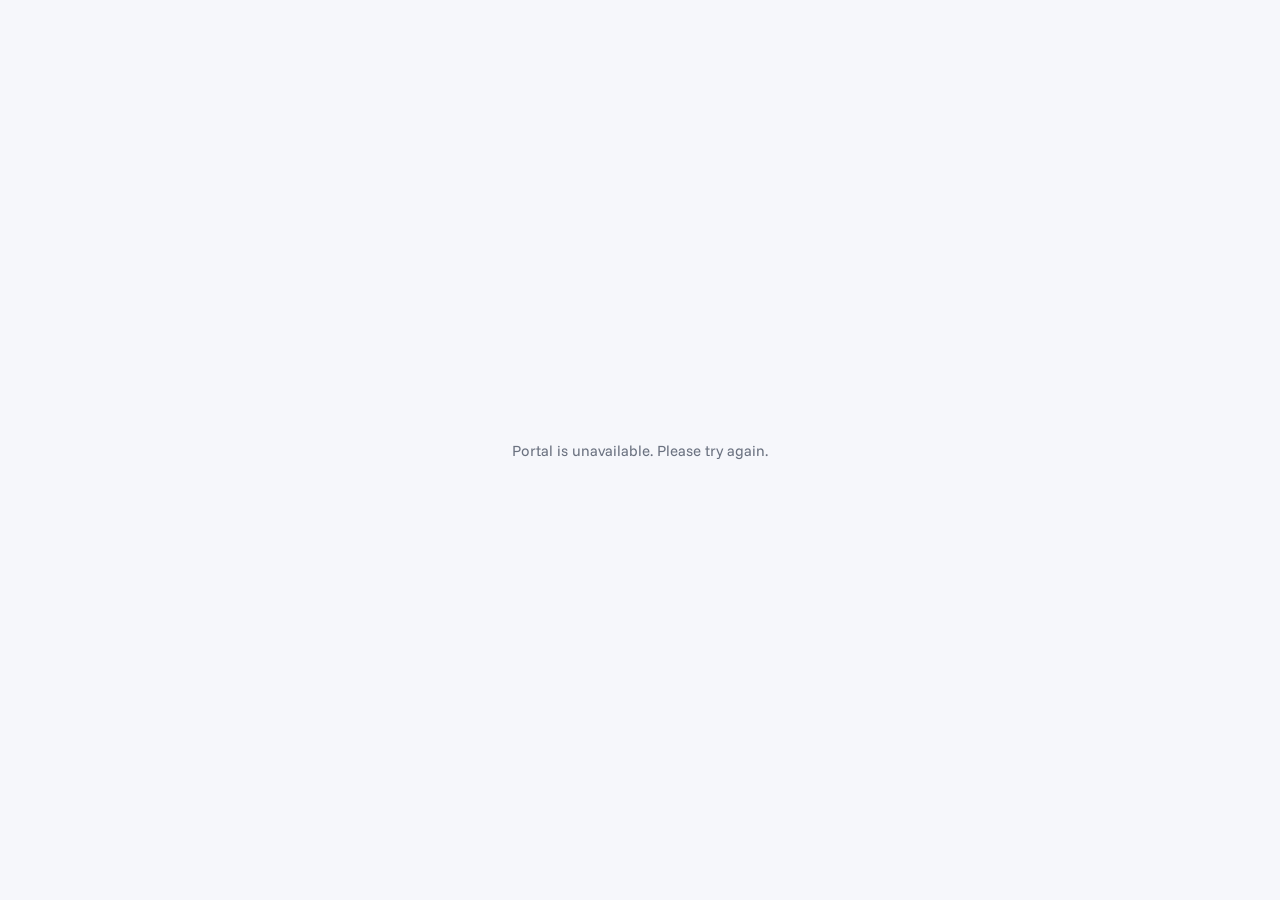
<file: studio.html>
<!doctype html>
<!-- © 2025–2026 FotoSort.com -->
<html lang="en">
<head>
  <meta charset="utf-8">
  <meta name="viewport" content="width=device-width, initial-scale=1">
  <title>FotoSort</title>
  <link rel="icon" href="favicon.ico" type="image/x-icon">
  <link rel="stylesheet" href="sort-core.css?v=0">
  <link rel="stylesheet" href="studio.css?v=0">
  <script src="https://cdn.auth0.com/js/auth0-spa-js/2.0/auth0-spa-js.production.js"></script>
  <script src="studio-order.js?v=0"></script>
  <script src="sort-core.js?v=0"></script>
  <script src="auth.js"></script>
</head>
<body>
  <div class="fs-loader" data-fs-loader><div class="fs-spinner"></div><div data-fs-loader-text>Loading photos...</div></div>
  <div id="app" hidden>
    <header data-fs-header></header>
    <main class="qapp" id="qapp">
      <aside class="mwrap">
        <div class="mbar" id="mbar"></div>
        <div class="menu" id="menu" data-autoscroll></div>
      </aside>
      <div class="splitter" id="splitter" title="Drag to resize. Double-click to reset."></div>
      <section class="qwrap">
        <div class="qbar" id="qbar"></div>
        <div class="queue" id="queue" data-drop="pool" data-autoscroll>
          <div class="tiles" id="tiles"></div>
        </div>
      </section>
    </main>
  </div>
  <script src="studio.js?v=0"></script>
</body>
</html>
</file>
<file: sort-core.css>
@font-face {
  font-family: "FunnelSans";
  src: url("fonts/FunnelSans-Regular.ttf");
  font-display: swap;
}

:root {
  --bg: #f4f5f7;
  --surface: #ffffff;
  --surface-2: #eceef2;
  --line: #dde1e7;
  --text: #15171c;
  --muted: #6b7280;
  --accent: #2563eb;
  --accent-ink: #ffffff;
  --danger: #dc2626;
  --ok: #16a34a;
  --warn: #d97706;
  --radius: 10px;
  --tile: 96px;
  --shadow: 0 10px 30px rgba(15, 23, 42, 0.18);
}

* { box-sizing: border-box; }
[hidden] { display: none !important; }

html, body { margin: 0; height: 100%; }

body {
  font-family: "FunnelSans", "Segoe UI", system-ui, sans-serif;
  font-size: 14px;
  background: var(--bg);
  color: var(--text);
  overflow: hidden;
  -webkit-user-select: none;
  user-select: none;
}

input[type="text"], textarea { user-select: text; -webkit-user-select: text; }
button, input, select { font: inherit; color: inherit; }

#app { height: 100vh; display: flex; flex-direction: column; }
#app[hidden] { display: none; }

.btn {
  border: 1px solid var(--line);
  background: var(--surface);
  color: var(--text);
  border-radius: 8px;
  padding: 5px 11px;
  cursor: pointer;
  white-space: nowrap;
  line-height: 1.3;
}
.btn:hover:not(:disabled) { border-color: var(--muted); }
.btn:disabled { opacity: 0.45; cursor: default; }
.btn.primary { background: var(--accent); color: var(--accent-ink); border-color: transparent; font-weight: 600; }
.btn.primary:hover:not(:disabled) { filter: brightness(1.08); }
.btn.ghost { background: transparent; }
.btn.icon { width: 30px; padding: 5px 0; text-align: center; }
.btn.small { padding: 2px 8px; font-size: 12px; }

kbd {
  font-family: inherit;
  font-size: 11px;
  border: 1px solid var(--line);
  border-bottom-width: 2px;
  border-radius: 5px;
  padding: 0 5px;
  background: var(--surface);
  color: var(--muted);
  white-space: nowrap;
}

/* ---------- header ---------- */

.fs-top {
  flex: none;
  display: flex;
  align-items: center;
  gap: 10px;
  flex-wrap: wrap;
  padding: 8px 14px;
  background: var(--top-bg, var(--surface));
  color: var(--top-text, var(--text));
  border-bottom: 1px solid var(--line);
  position: relative;
  z-index: 20;
}

.fs-brand { font-weight: 700; font-size: 15px; white-space: nowrap; }
.fs-brand small { font-weight: 400; opacity: 0.65; font-size: 13px; }
.fs-brand.logo {
  display: inline-flex;
  align-items: center;
  gap: 8px;
  color: var(--text);
  text-decoration: none;
  font-size: 28px;
  font-weight: 700;
  line-height: 1;
  margin-block: -6px;
}
.fs-brand.logo strong { font-weight: 700; }
.fs-brand.logo svg {
  flex: none;
  display: block;
  width: 40px;
  height: 40px;
}

.fs-stats { display: flex; flex-direction: column; gap: 3px; min-width: 190px; margin-left: 18px; font-size: 12px; color: var(--muted); }
.fs-stats + .btn { margin-left: 18px; }
.fs-stats-text { white-space: nowrap; }
.fs-bar { display: flex; height: 5px; border-radius: 9px; overflow: hidden; background: var(--surface-2); }
.fs-bar i { display: block; height: 100%; width: 0; flex: 0 0 auto; transition: width 0.3s; }
.fs-bar .seg-sorted { background: var(--ok); }
.fs-bar .seg-pool { background: var(--surface-2); }
.fs-bar .seg-trash { background: var(--danger); }

.fs-spacer { flex: 1; }
.fs-extra { display: contents; }

.fs-field { display: flex; align-items: center; gap: 6px; font-size: 12px; color: var(--muted); white-space: nowrap; }
.fs-field input[type="range"] { width: 96px; accent-color: var(--accent); }

.fs-muted { color: var(--muted); }

/* ---------- photo tiles ---------- */

.ph {
  position: relative;
  flex: none;
  width: var(--tile);
  height: var(--tile);
  border-radius: 8px;
  overflow: hidden;
  background: var(--surface-2);
  cursor: grab;
  touch-action: none;
}
.ph img { display: block; width: 100%; height: 100%; object-fit: cover; pointer-events: none; }
.ph-count {
  position: absolute;
  right: 4px;
  bottom: 4px;
  padding: 1px 5px;
  border-radius: 999px;
  background: rgba(0, 0, 0, 0.65);
  color: #fff;
  font-size: 10.5px;
  pointer-events: none;
}
.ph:hover { box-shadow: 0 0 0 2px var(--muted); }
.ph.sel { box-shadow: 0 0 0 3px var(--accent); }
.ph.sel::after {
  content: "";
  position: absolute;
  top: 5px;
  left: 5px;
  width: 18px;
  height: 18px;
  border-radius: 50%;
  background: var(--accent) url("data:image/svg+xml,%3Csvg xmlns='http://www.w3.org/2000/svg' viewBox='0 0 16 16'%3E%3Cpath d='M3.5 8.5l3 3 6-7' fill='none' stroke='white' stroke-width='2.2' stroke-linecap='round' stroke-linejoin='round'/%3E%3C/svg%3E") center / 13px no-repeat;
  box-shadow: 0 0 0 2px #fff;
  pointer-events: none;
}
.ph.lifting { opacity: 0.28; }

body.fs-dragging, body.fs-dragging * { cursor: grabbing !important; }

.fs-ghost {
  position: fixed;
  left: 0;
  top: 0;
  z-index: 1000;
  width: 76px;
  height: 76px;
  pointer-events: none;
}
.fs-ghost img {
  position: absolute;
  inset: 0;
  width: 76px;
  height: 76px;
  object-fit: cover;
  border-radius: 9px;
  border: 2px solid #fff;
  box-shadow: 0 6px 18px rgba(0, 0, 0, 0.35);
}
.fs-ghost-count {
  position: absolute;
  right: -10px;
  top: -10px;
  min-width: 26px;
  height: 26px;
  padding: 0 7px;
  border-radius: 999px;
  background: var(--accent);
  color: var(--accent-ink);
  font-weight: 700;
  font-size: 13px;
  display: flex;
  align-items: center;
  justify-content: center;
  box-shadow: 0 2px 8px rgba(0, 0, 0, 0.3);
}

[data-drop] { transition: box-shadow 0.12s, background-color 0.12s, transform 0.12s; }
.drop-hover { box-shadow: 0 0 0 3px var(--accent), 0 8px 24px color-mix(in srgb, var(--accent) 28%, transparent) !important; }

/* ---------- shared bits for group cards ---------- */

.fs-name {
  min-width: 0;
  flex: 1;
  border: 1px solid transparent;
  background: transparent;
  border-radius: 6px;
  padding: 2px 5px;
  font-weight: 600;
  cursor: text;
}
.fs-name:hover { border-color: var(--line); }
.fs-name:focus { outline: none; border-color: var(--accent); background: var(--surface); }
.fs-name.dup { color: var(--danger); border-color: var(--danger); }

/* ---------- overlays ---------- */

.fs-toasts {
  position: fixed;
  left: 50%;
  bottom: 18px;
  transform: translateX(-50%);
  z-index: 1100;
  display: flex;
  flex-direction: column;
  align-items: center;
  gap: 6px;
  pointer-events: none;
}
.fs-toast {
  pointer-events: auto;
  display: flex;
  align-items: center;
  gap: 12px;
  padding: 8px 10px 8px 14px;
  border-radius: 10px;
  background: #1c1f26;
  color: #f4f4f5;
  box-shadow: var(--shadow);
  font-size: 13px;
  transition: opacity 0.35s, transform 0.35s;
}
.fs-toast.out { opacity: 0; transform: translateY(8px); }
.fs-toast button {
  border: none;
  background: rgba(255, 255, 255, 0.12);
  color: #fff;
  border-radius: 6px;
  padding: 3px 9px;
  cursor: pointer;
  font-weight: 600;
}

.fs-lightbox {
  position: fixed;
  inset: 0;
  z-index: 1200;
  background: rgba(8, 10, 14, 0.72);
  display: flex;
  align-items: center;
  justify-content: center;
}
.fs-lb-card {
  display: flex;
  flex-direction: column;
  gap: 12px;
  padding: 18px;
  border-radius: 16px;
  background: #15171c;
  color: #eee;
  box-shadow: var(--shadow);
  max-width: 92vw;
}
.fs-lb-frame {
  position: relative;
  width: min(72vh, 640px);
}
.fs-lb-img {
  display: block;
  width: 100%;
  height: min(72vh, 640px);
  object-fit: cover;
  border-radius: 12px;
  background: #0c0e12;
}
.fs-lb-frame.full .fs-lb-img {
  height: 100%;
  object-fit: fill;
}
.fs-lb-spinner {
  position: absolute;
  left: 50%;
  top: 50%;
  z-index: 5;
  width: 28px;
  height: 28px;
  margin: -14px 0 0 -14px;
  border-radius: 50%;
  border: 3px solid rgba(255, 255, 255, 0.22);
  border-top-color: #fff;
  animation: fs-spin 0.75s linear infinite;
  pointer-events: none;
}
.fs-lb-frame.full .fs-lb-spinner { display: none; }
.fs-lb-box {
  position: absolute;
  z-index: 1;
  box-sizing: border-box;
  border: 2px solid var(--bc, #fff);
  border-radius: 3px;
  pointer-events: none;
}
.fs-lb-box.mine { z-index: 2; border-width: 3px; }
.fs-lb-tag {
  position: absolute;
  left: -2px;
  top: 0;
  transform: translateY(calc(-100% - 1px));
  max-width: max(100%, 72px);
  padding: 1px 6px 2px;
  border-radius: 4px 4px 0 0;
  background: var(--bc, #fff);
  color: var(--ink, #111);
  font-size: 12px;
  font-weight: 700;
  line-height: 1.25;
  white-space: nowrap;
  overflow: hidden;
  text-overflow: ellipsis;
}
.fs-lb-foot {
  display: flex;
  align-items: center;
  justify-content: space-between;
  gap: 16px;
  max-width: min(90vw, 1200px);
}
.fs-lb-name {
  flex: 1;
  min-width: 0;
  font-size: 14px;
  font-weight: 600;
  word-break: break-word;
  text-align: left;
}
.fs-lb-toggles {
  display: flex;
  align-items: center;
  gap: 14px;
  flex: none;
}
.fs-lb-toggle {
  display: flex;
  align-items: center;
  gap: 6px;
  flex: none;
  font-size: 13px;
  font-weight: 600;
  cursor: pointer;
  user-select: none;
}
.fs-lb-toggle.current input { accent-color: #22c55e; }
.fs-lb-toggle.others input { accent-color: #ef4444; }

.fs-pop {
  position: fixed;
  z-index: 1150;
  width: 360px;
  padding: 16px;
  border-radius: 14px;
  background: var(--surface);
  color: var(--text);
  border: 1px solid var(--line);
  box-shadow: var(--shadow);
}
.fs-pop h3 { margin: 0 0 8px; font-size: 16px; }
.fs-pop p { font-size: 12.5px; line-height: 1.45; }
.fs-summary { margin: 6px 0 10px; padding-left: 18px; line-height: 1.6; }
.fs-check { display: flex; gap: 8px; align-items: center; font-size: 13px; margin-bottom: 10px; }
.fs-export { width: 420px; }
.fs-issues { color: var(--danger); font-size: 12.5px; margin-bottom: 10px; }
.fs-export-buttons { display: flex; gap: 6px; flex-wrap: wrap; }
.fs-help { width: 440px; max-height: 80vh; overflow: auto; }
.fs-help table { border-collapse: collapse; width: 100%; font-size: 13px; }
.fs-help td { padding: 4px 6px; vertical-align: top; }
.fs-help td:first-child { white-space: nowrap; }

.fs-loader {
  height: 100vh;
  display: flex;
  flex-direction: column;
  gap: 14px;
  align-items: center;
  justify-content: center;
  color: var(--muted);
  font-size: 15px;
}
.fs-spinner {
  width: 34px;
  height: 34px;
  border-radius: 50%;
  border: 3px solid var(--line);
  border-top-color: var(--accent);
  animation: fs-spin 0.8s linear infinite;
}
@keyframes fs-spin { to { transform: rotate(360deg); } }

.fs-empty {
  padding: 40px 20px;
  text-align: center;
  color: var(--muted);
  font-size: 15px;
}
</file>
<file: studio.css>
/* FotoSort Studio layout. © 2025–2026 FotoSort.com */
:root {
  --bg: #f6f7fb;
  --surface: #ffffff;
  --surface-2: #eef0f6;
  --line: #dfe2ec;
  --accent: #FE621D;
  --accent-ink: #fff;
  --mw: 500px;
  --mt: 48px;
}
.qapp { flex: 1; min-height: 0; display: grid; grid-template-columns: var(--mw) 7px 1fr; }

/* ----- group menu ----- */
.mwrap { position: relative; display: flex; flex-direction: column; min-height: 0; min-width: 0; background: var(--surface); }
.mbar { display: flex; gap: 12px; align-items: center; padding: 8px 12px; border-bottom: 1px solid var(--line); flex-wrap: wrap; }
.mbar .grow { flex: 1; }
.mbar b, .qbar b { font-size: 15px; }
.qbar .bar-meta { font-size: 13px; font-weight: 500; color: var(--text); }
.mbar .bar-hint, .qbar .bar-hint { font-size: 12.5px; color: var(--text); opacity: 0.72; }
.mbar .size-field {
  display: inline-flex; align-items: center; gap: 6px;
  flex: none; color: var(--text); font-size: 13px; font-weight: 500; white-space: nowrap;
}
.mbar .size-field input[type="range"] { width: 96px; }
.groups-meta {
  display: inline-flex; align-items: center; gap: 5px;
  margin: 0; padding: 3px 8px;
  border: 1px solid var(--line); border-radius: 999px;
  background: var(--surface-2); color: var(--text);
  font: inherit; font-size: 12.5px; font-weight: 600; cursor: pointer;
}
.groups-meta:hover, .groups-meta.open, .groups-meta.focused, .groups-meta.is-on {
  border-color: color-mix(in srgb, var(--accent) 45%, var(--line));
  background: color-mix(in srgb, var(--accent) 10%, var(--surface));
}
.groups-meta .caret { font-size: 10px; opacity: 0.65; line-height: 1; }
.groups-meta.focused .caret { display: none; }
.gmenu {
  position: absolute; left: 8px; top: 42px; z-index: 40;
  width: min(260px, calc(100% - 16px));
  padding: 8px; border-radius: 12px;
  background: var(--surface); border: 1px solid var(--line);
  box-shadow: 0 10px 28px #0002;
  display: flex; flex-direction: column; gap: 4px;
}
.gmenu[hidden] { display: none !important; }
.gmenu-find {
  width: 100%; box-sizing: border-box;
  margin: 0 0 4px; padding: 7px 9px;
  border: 1px solid var(--line); border-radius: 8px;
  background: var(--surface-2); color: var(--text); font: inherit; font-size: 13px;
}
.gmenu-find:focus { outline: 2px solid color-mix(in srgb, var(--accent) 45%, transparent); border-color: var(--accent); }
.gmenu-label {
  margin: 4px 2px 0; font-size: 11px; font-weight: 600;
  color: var(--muted); text-transform: uppercase; letter-spacing: 0.06em;
}
.gmenu-opt {
  display: block; width: 100%; text-align: left;
  margin: 0; padding: 7px 9px; border: 0; border-radius: 8px;
  background: transparent; color: var(--text); font: inherit; font-size: 13px; cursor: pointer;
}
.gmenu-opt:hover { background: var(--surface-2); }
.gmenu-opt.active { background: color-mix(in srgb, var(--accent) 12%, transparent); font-weight: 600; }
.menu { flex: 1; overflow: auto; overflow-anchor: none; padding: 12px; display: flex; flex-direction: column; gap: 8px; min-width: 0; }
.menu-newdrop {
  flex: 1 0 auto;
  min-height: 72px;
  border-radius: 12px;
  border: 2px dashed transparent;
}
.menu-newdrop.drop-hover {
  border-color: color-mix(in srgb, var(--accent) 55%, transparent);
  background: color-mix(in srgb, var(--accent) 7%, transparent);
  box-shadow: none !important;
}
.zones { display: grid; grid-template-columns: 1fr 1fr; gap: 8px; }
.zone { position: relative; border: 2px dashed var(--line); border-radius: 12px; padding: 10px 6px; text-align: center; font-weight: 600; font-size: 13px; }
.zone small { display: block; font-weight: 400; color: var(--muted); font-size: 11.5px; }
.zone.new { color: var(--ok); border-color: color-mix(in srgb, var(--ok) 45%, transparent); }
.zone.trash { color: var(--danger); border-color: color-mix(in srgb, var(--danger) 40%, transparent); }
.qapp.is-selecting .zone { cursor: pointer; }
.qapp.is-selecting .zone:hover::after {
  content: "+";
  position: absolute; right: 8px; top: 50%;
  width: 26px; height: 26px; margin-top: -13px;
  display: grid; place-items: center;
  border-radius: 999px; background: currentColor; color: #fff;
  font-size: 16px; font-weight: 700; line-height: 1;
}
.qapp.is-selecting .zone.trash:hover::after { content: "×"; font-size: 18px; }
.menu h3 { margin: 6px 2px 0; font-size: 11.5px; color: var(--muted); font-weight: 500; text-transform: uppercase; letter-spacing: 0.08em; }
.gcard { border: 1px solid var(--line); border-radius: 12px; padding: 8px; display: flex; flex-direction: column; gap: 6px; background: var(--surface); cursor: grab; }
.gcard.focus { box-shadow: 0 0 0 2px var(--accent); }
.gcard .head { display: flex; align-items: center; gap: 6px; min-width: 0; }
.gcard .head .grip {
  flex: none; width: 10px; color: var(--muted); opacity: 0.55;
  font-size: 11px; letter-spacing: -1px; line-height: 1; cursor: grab;
  user-select: none;
}
.gcard .head .fs-name { flex: none; width: 12ch; font-weight: 600; }
.gcard .head .num { color: var(--muted); font-size: 12px; flex-shrink: 0; }
.gcard .head .del, .gcard .head .gather { visibility: hidden; flex-shrink: 0; }
.gcard .head .gather { margin-left: auto; }
.gcard:hover .head .del, .gcard:hover .head .gather, .gcard.focus .head .gather { visibility: visible; }
/* Stretch: equal columns fill the card. Lock: fixed height, width follows each photo. */
.gcard .grid {
  display: grid;
  grid-template-columns: repeat(var(--cols, 1), minmax(0, 1fr));
  gap: 4px;
  align-items: start;
}
html[data-fit="lock"] .gcard .grid {
  display: flex;
  flex-wrap: wrap;
  align-items: center;
}
.gcard .grid .ph,
.gcard .grid .ph-wrap { min-width: 0; max-width: 100%; }
.gcard .grid .ph {
  width: 100%;
  height: auto;
  aspect-ratio: var(--photo-ar, 1);
  border-radius: 6px;
  cursor: grab;
}
.gcard .grid .ph .ph-count { display: none; }
.gcard .grid .ph-wrap {
  position: relative;
  display: block;
  width: 100%;
  max-width: 100%;
  height: auto;
  aspect-ratio: var(--photo-ar, 1);
  border-radius: 6px;
}
.gcard .grid .ph-wrap .ph {
  display: block;
  width: 100%;
  height: 100%;
  max-width: none;
  aspect-ratio: auto;
}
.gcard .grid .ph img { width: 100%; height: 100%; }
html[data-fit="lock"] .gcard .grid .ph,
html[data-fit="lock"] .gcard .grid .ph-wrap {
  flex: none;
  width: auto;
  height: var(--mt);
  aspect-ratio: var(--ar, 1);
}
html[data-fit="lock"] .gcard .grid .ph-wrap .ph {
  width: auto;
  height: 100%;
  aspect-ratio: var(--ar, 1);
}
.gcard .more-badge {
  position: absolute;
  right: 3px;
  bottom: 3px;
  z-index: 2;
  margin: 0;
  padding: 3px 7px;
  border: 0;
  border-radius: 999px;
  background: rgba(15, 18, 24, 0.78);
  color: #fff;
  font: inherit;
  font-size: 13px;
  font-weight: 700;
  line-height: 1.2;
  cursor: pointer;
  box-shadow: 0 1px 2px rgba(0, 0, 0, 0.25);
}
.gcard .more-badge:hover { background: rgba(15, 18, 24, 0.92); }
.gcard .more-less-row { grid-column: 1 / -1; flex: 1 1 100%; margin-top: 2px; }
.gcard .more-less {
  padding: 2px 8px;
  font-size: 12px;
  line-height: 1.3;
}
.gcard.trashcard { border-left: 4px solid var(--danger); background: #fdf3f3; cursor: default; }
.menu .empty { color: var(--muted); font-size: 12.5px; padding: 4px 2px; line-height: 1.5; }

.splitter { cursor: col-resize; background: var(--line); position: relative; }
.splitter::after { content: ""; position: absolute; left: 2px; top: 50%; width: 3px; height: 36px; margin-top: -18px; border-radius: 3px; background: var(--muted); opacity: 0.5; }
.splitter:hover, .splitter.active { background: color-mix(in srgb, var(--accent) 45%, var(--line)); }

/* ----- queue ----- */
.qwrap { display: flex; flex-direction: column; min-height: 0; min-width: 0; }
.qbar { position: relative; z-index: 2; display: flex; gap: 12px; align-items: center; padding: 8px 16px; border-bottom: 1px solid var(--line); background: var(--surface); flex-wrap: wrap; }
.qbar .grow { flex: 1; }
.qsort { position: relative; display: flex; align-items: center; }
.qsort .gmenu {
  left: 0; top: calc(100% + 6px);
  width: max-content; min-width: 180px;
}
.fs-top .qsort .gmenu { left: auto; right: 0; }
.qbar .size-field { flex: none; color: var(--text); font-size: 13px; font-weight: 500; }
.qbar .size-field input[type="range"] { width: 112px; }
.queue { flex: 1; overflow: auto; padding: 14px 16px 80px; }
.tiles { display: flex; flex-wrap: wrap; gap: calc(var(--tile) * 0.04); align-items: center; }
.tiles .fs-empty {
  flex: 1 1 100%;
  display: flex;
  flex-direction: column;
  align-items: center;
  justify-content: center;
  min-height: 40vh;
  text-align: center;
  line-height: 1.55;
}
.tiles .fs-empty b { color: var(--text); font-size: 16px; margin-bottom: 4px; }
.ph { width: auto; height: var(--tile); aspect-ratio: var(--ar, 1); }
.ph img { object-fit: contain; }
html[data-fit="stretch"] .ph { width: calc(var(--tile) * var(--photo-ar, 1)); aspect-ratio: auto; }
html[data-fit="stretch"] .ph img { object-fit: fill; }
.tiles .ph { cursor: pointer; transition: opacity 0.12s ease; }
.fs-ghost { height: 76px; }
.fs-ghost img { width: 100%; height: 100%; object-fit: contain; }
html[data-fit="stretch"] .fs-ghost img { object-fit: fill; }
.tiles .ph.pending {
  cursor: grab;
  box-shadow: 0 0 0 2px #f97316;
}
.tiles .ph.pending:hover { box-shadow: 0 0 0 2px #f97316; }
.tiles.is-selecting.commit-ready .ph.pending,
.tiles.is-selecting.commit-ready .ph.pending:hover {
  box-shadow: 0 0 0 2px #16a34a;
}
.tiles .ph.commit-tip { cursor: pointer; }
.tiles.is-selecting .ph:not(.pending):not(.preview) { opacity: 0.45; }
.gap-break {
  flex: 0 0 auto;
  position: relative;
  align-self: center;
  height: var(--tile);
  width: 0;
  pointer-events: none;
}
.gap-break::before {
  content: "";
  position: absolute;
  left: 50%;
  top: 24%;
  bottom: 24%;
  width: 2px;
  transform: translateX(-50%);
  border-radius: 1px;
  /* yellow (small) → red (large); --gap-red is eased so yellow holds longer */
  background: color-mix(in srgb, #dc2626 calc(var(--gap-red, 0) * 100%), #facc15);
  opacity: calc(0.65 + 0.3 * var(--gap-t, 0));
}
.ptag {
  position: absolute;
  right: 4px;
  top: 4px;
  z-index: 3;
  padding: 1px 7px;
  border-radius: 999px;
  background: var(--accent);
  color: #fff;
  font-size: 12px;
  font-weight: 700;
  pointer-events: none;
  box-shadow: 0 1px 4px #0005;
}
.ptag.commit { background: #16a34a; }
body.scrubbing, body.scrubbing * { cursor: crosshair !important; }
</file>
